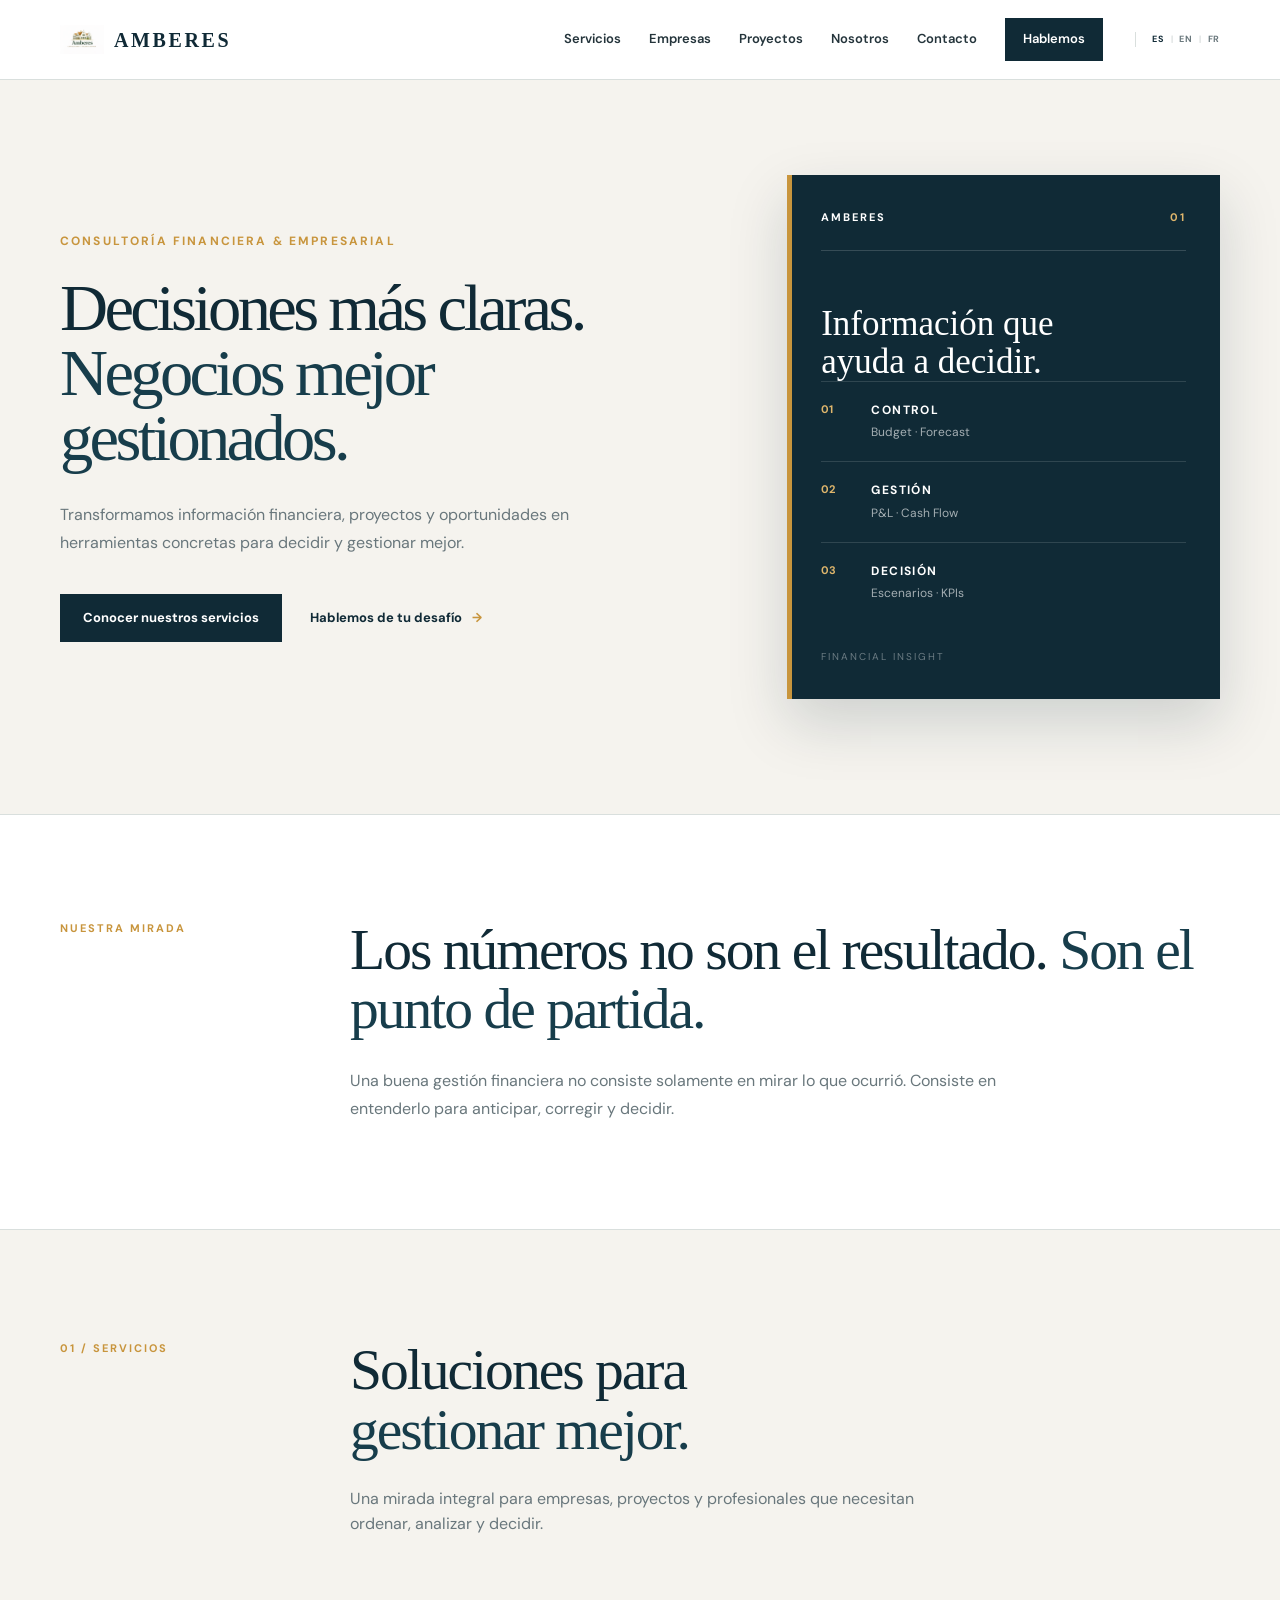
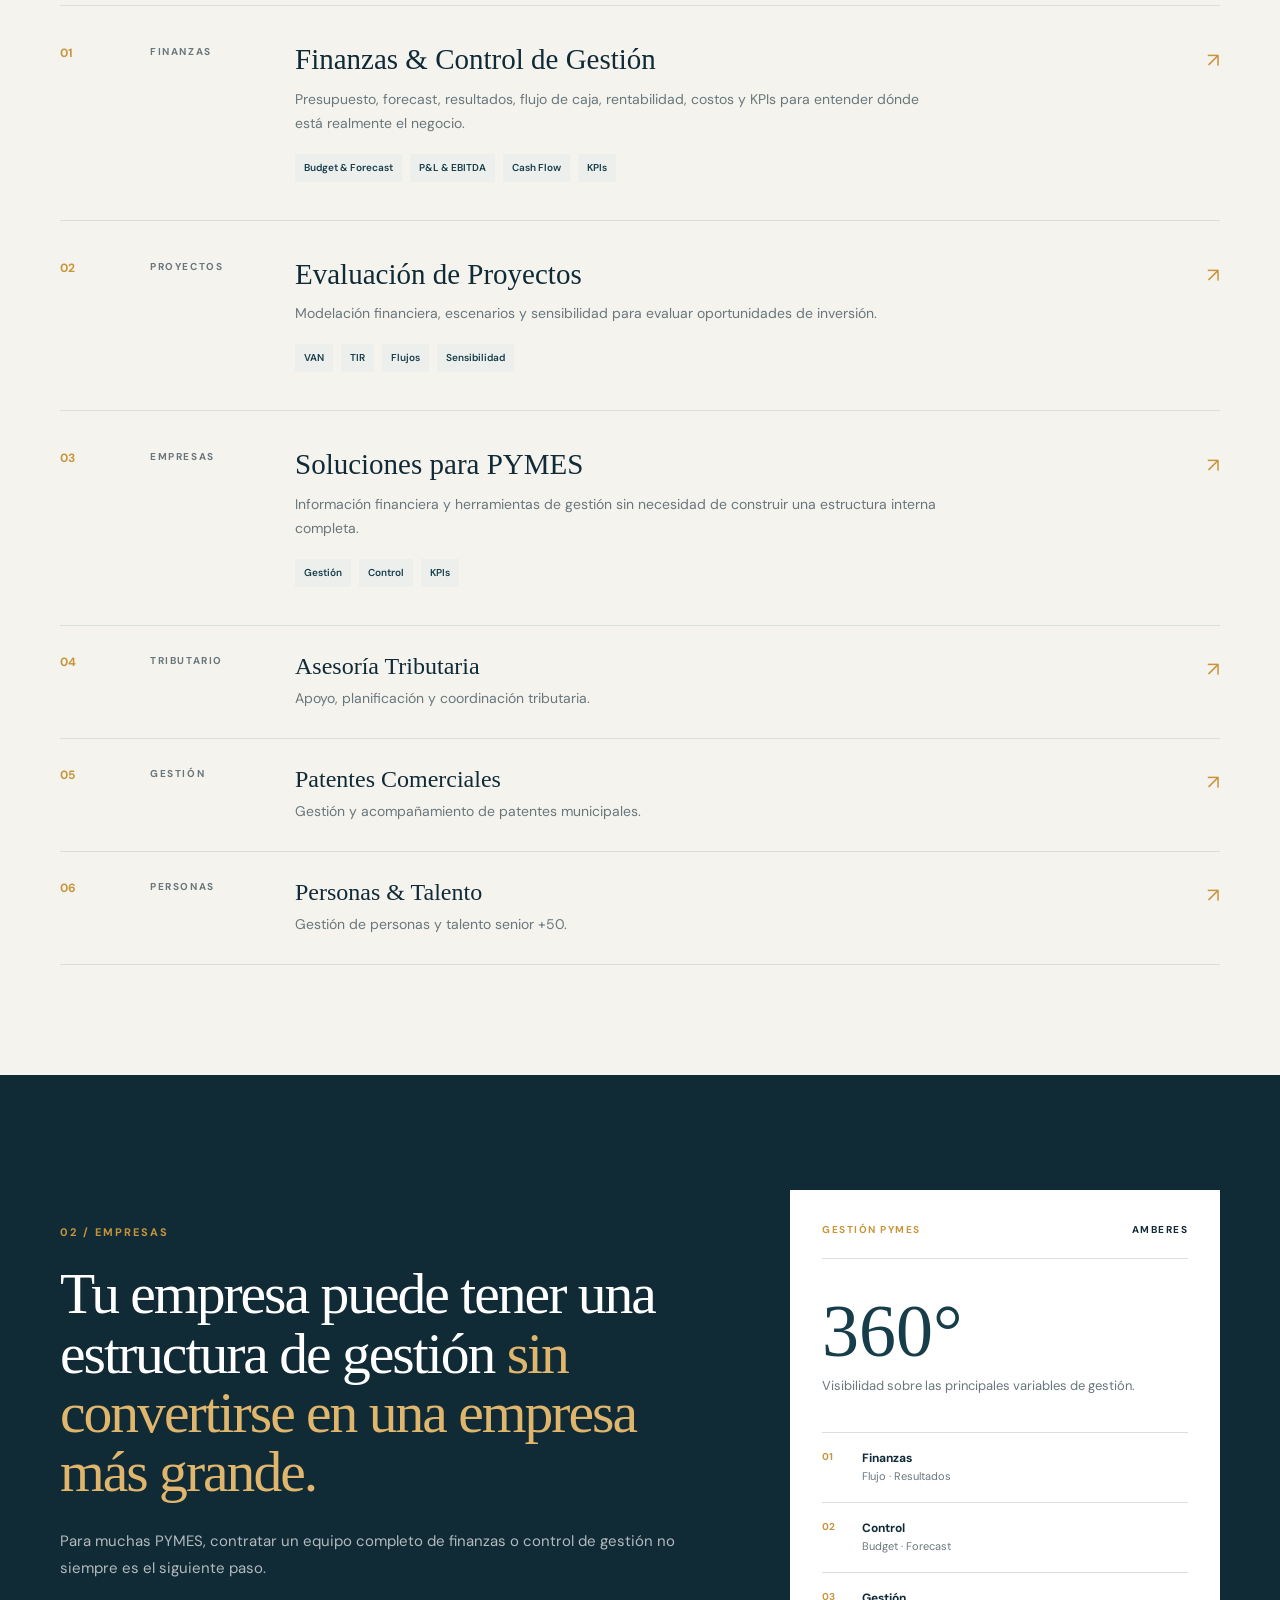
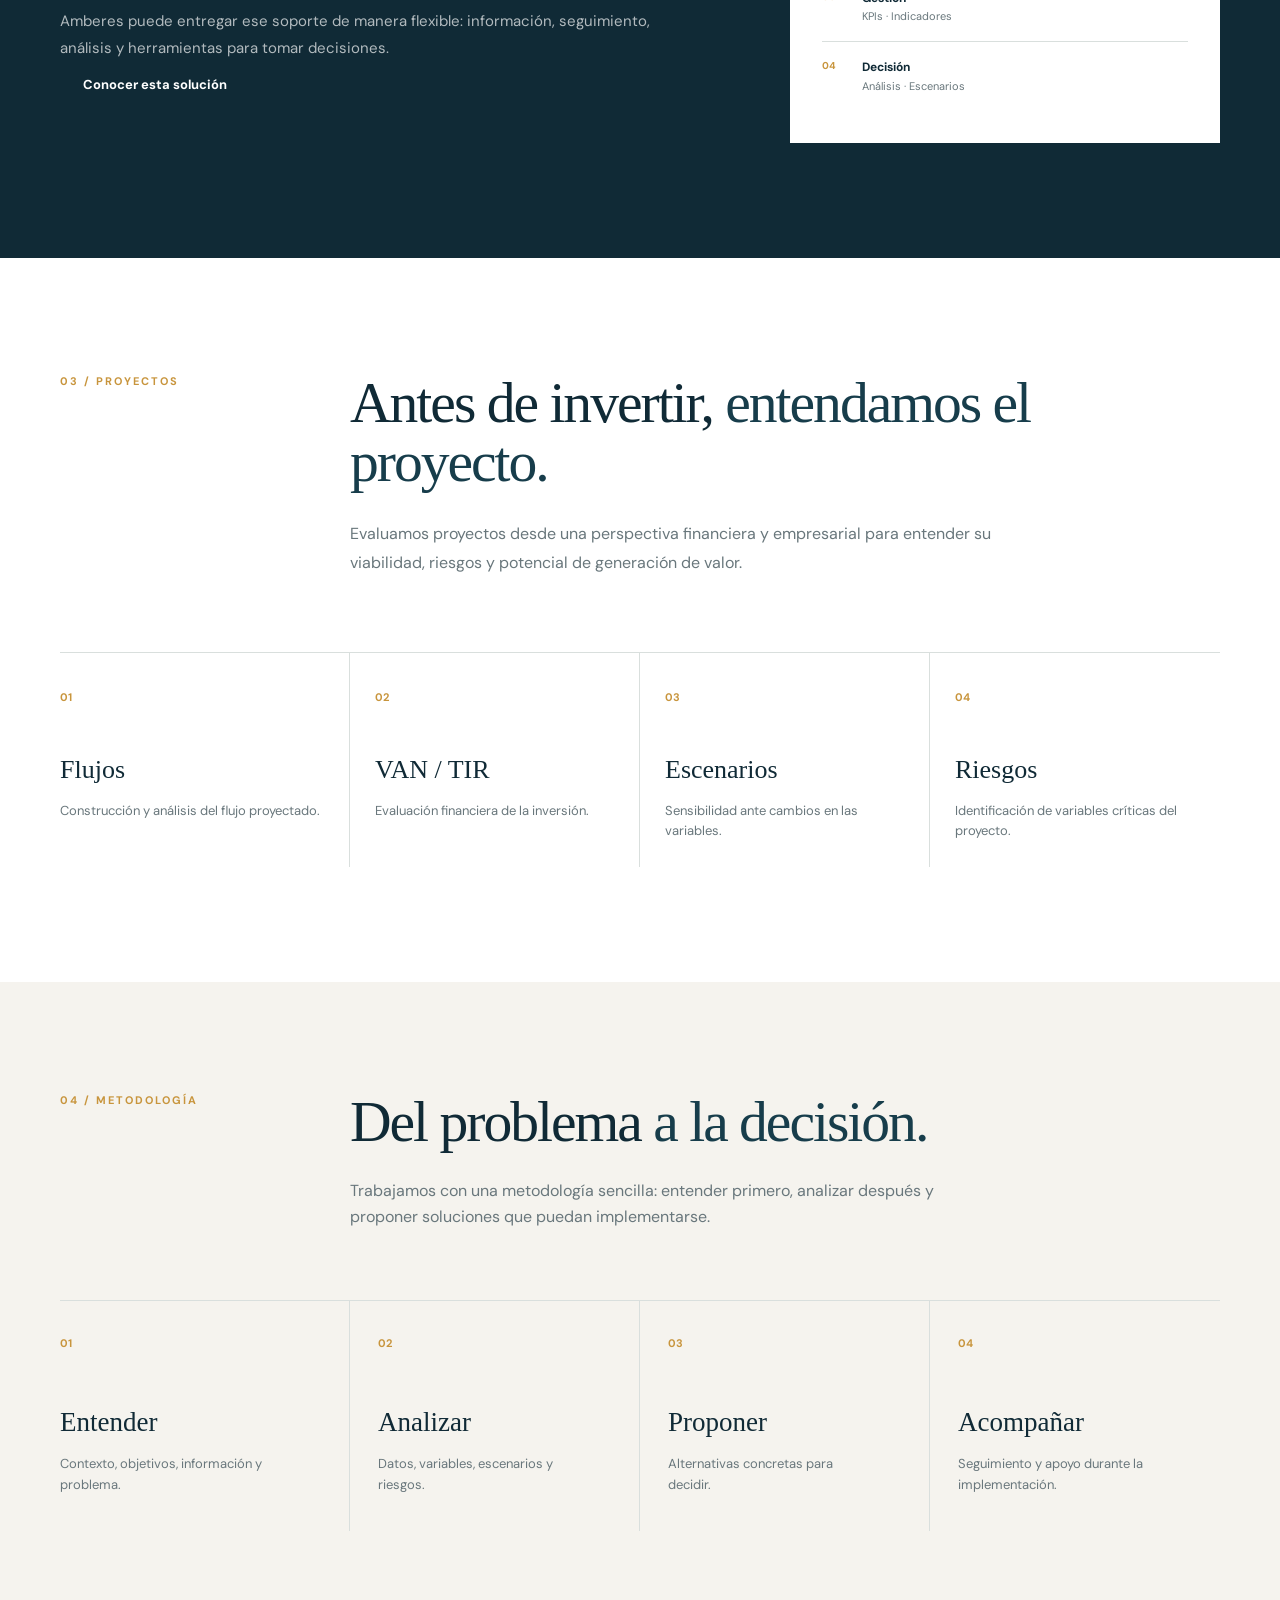
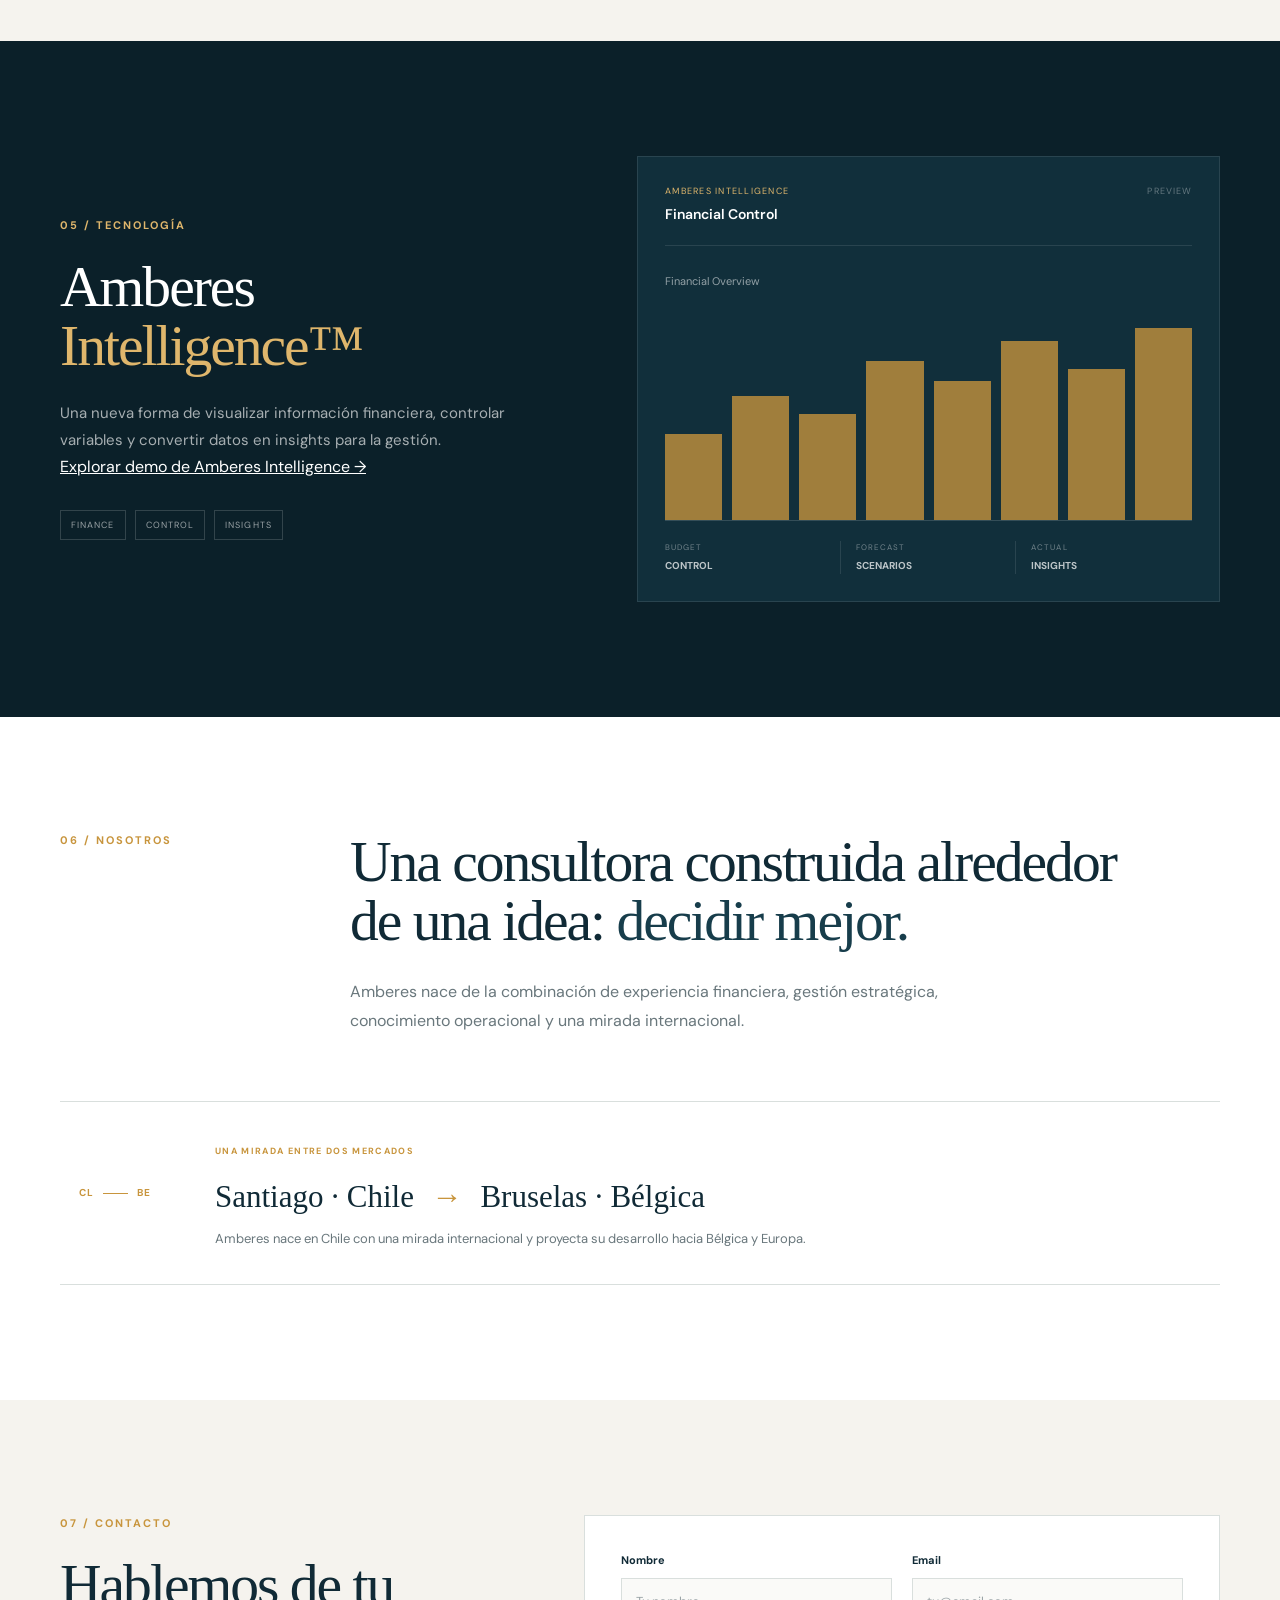
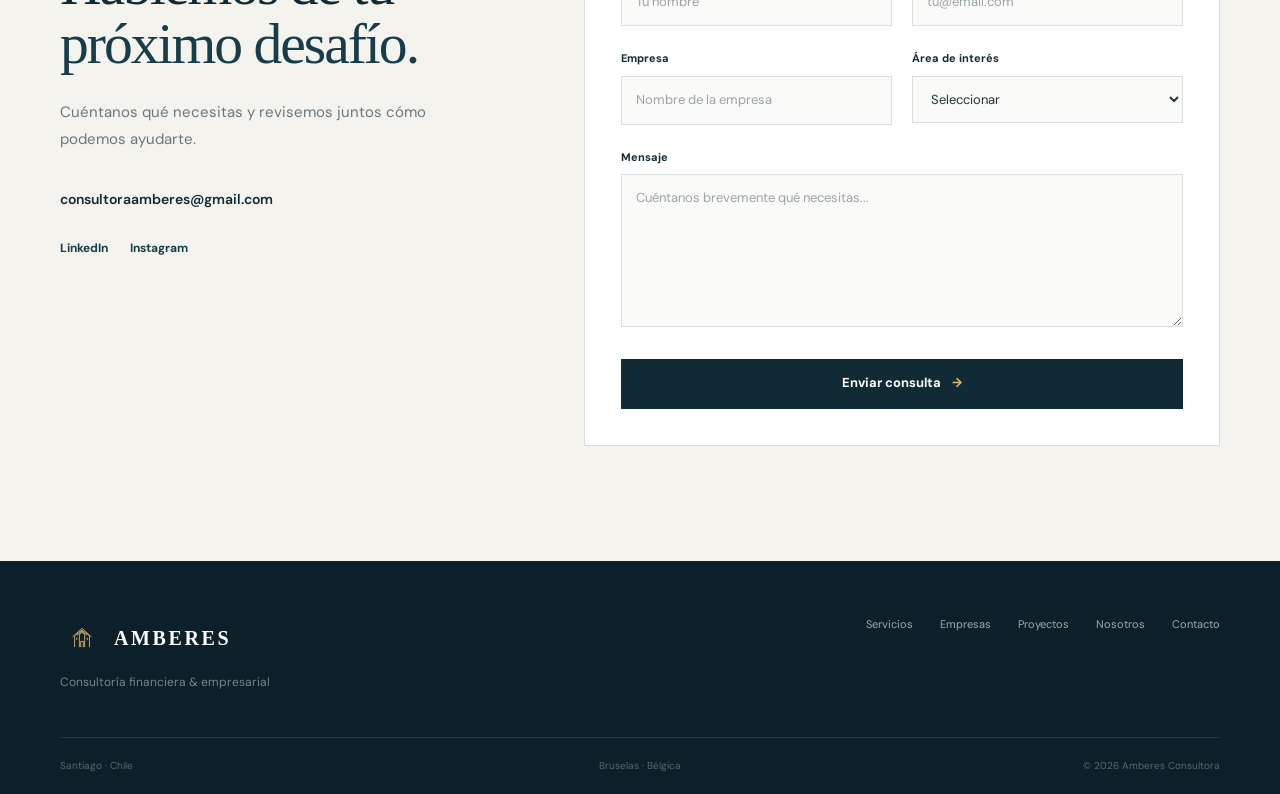
<file: index.html>
<!DOCTYPE html>
<html lang="es">
<head>

    <meta charset="UTF-8">

    <meta
        name="viewport"
        content="width=device-width, initial-scale=1.0"
    >

    <meta
        name="description"
        content="Amberes Consultora. Consultoría financiera y empresarial entre Santiago de Chile y Bruselas, Bélgica."
    >

    <meta
        name="theme-color"
        content="#102a36"
    >

    <title>
        Amberes | Consultoría Financiera & Empresarial
    </title>


    <!-- =====================================================
         FUENTES
    ====================================================== -->

    <link rel="preconnect" href="https://fonts.googleapis.com">

    <link
        rel="preconnect"
        href="https://fonts.gstatic.com"
        crossorigin
    >

    <link
        href="https://fonts.googleapis.com/css2?family=DM+Sans:wght@400;500;600;700&family=Manrope:wght@400;500;600;700&display=swap"
        rel="stylesheet"
    >


    <!-- =====================================================
         CSS
    ====================================================== -->

    <link
        rel="stylesheet"
        href="style.css"
    >

</head>


<body>


    <!-- =====================================================
         HEADER
    ====================================================== -->

    <header class="site-header">

        <div class="header-inner">


            <!-- LOGO -->

            <a
                href="#inicio"
                class="logo"
                aria-label="Amberes Consultora"
            >

                <span class="beguinage-logo"><img src="assets/logo-amberes.png" alt="" class="brand-logo-image"></span>


                <span class="logo-text">
                    AMBERES
                </span>

            </a>


            <!-- NAVEGACIÓN -->

            <nav
                class="main-nav"
                id="mainNav"
            >

                <a href="#servicios">
                    Servicios
                </a>

                <a href="#empresas">
                    Empresas
                </a>

                <a href="#proyectos">
                    Proyectos
                </a>

                <a href="#nosotros">
                    Nosotros
                </a>

                <a href="#contacto">
                    Contacto
                </a>

                <a
                    href="#contacto"
                    class="nav-cta"
                >
                    Hablemos
                </a>


                <!-- IDIOMAS -->

                <div class="language-selector" aria-label="Selector de idioma">
                    <a class="language-active" href="./index.html" lang="es" aria-current="page">ES</a>
                    <span aria-hidden="true">|</span>
                    <a href="./en/" lang="en">EN</a>
                    <span aria-hidden="true">|</span>
                    <a href="./fr/" lang="fr">FR</a>
                </div>

            </nav>


            <!-- MENÚ MOBILE -->

            <button
                class="mobile-menu"
                id="mobileMenu"
                type="button"
                aria-label="Abrir menú"
                aria-expanded="false"
            >

                <span></span>
                <span></span>
                <span></span>

            </button>

        </div>

    </header>



    <main>


        <!-- =====================================================
             HERO
        ====================================================== -->

        <section
            class="hero"
            id="inicio"
        >

            <div class="container hero-grid">


                <div class="hero-content">

                    <p class="eyebrow">
                        CONSULTORÍA FINANCIERA & EMPRESARIAL
                    </p>


                    <h1>

                        Decisiones más claras.<br>

                        <span>
                            Negocios mejor gestionados.
                        </span>

                    </h1>


                    <p class="hero-description">

                        Transformamos información financiera,
                        proyectos y oportunidades en herramientas
                        concretas para decidir y gestionar mejor.

                    </p>


                    <div class="hero-actions">

                        <a
                            href="#servicios"
                            class="btn btn-primary"
                        >
                            Conocer nuestros servicios
                        </a>


                        <a
                            href="#contacto"
                            class="text-link"
                        >

                            Hablemos de tu desafío

                            <span>
                                →
                            </span>

                        </a>

                    </div>

                </div>



                <!-- PANEL DERECHO -->

                <div class="hero-panel">


                    <div class="hero-panel-top">

                        <span>
                            AMBERES
                        </span>

                        <span>
                            01
                        </span>

                    </div>


                    <div class="hero-panel-title">

                        Información que<br>
                        ayuda a decidir.

                    </div>


                    <div class="hero-panel-items">


                        <div class="hero-panel-item">

                            <span class="panel-number">
                                01
                            </span>

                            <div>

                                <strong>
                                    CONTROL
                                </strong>

                                <small>
                                    Budget · Forecast
                                </small>

                            </div>

                        </div>



                        <div class="hero-panel-item">

                            <span class="panel-number">
                                02
                            </span>

                            <div>

                                <strong>
                                    GESTIÓN
                                </strong>

                                <small>
                                    P&amp;L · Cash Flow
                                </small>

                            </div>

                        </div>



                        <div class="hero-panel-item">

                            <span class="panel-number">
                                03
                            </span>

                            <div>

                                <strong>
                                    DECISIÓN
                                </strong>

                                <small>
                                    Escenarios · KPIs
                                </small>

                            </div>

                        </div>


                    </div>


                    <div class="hero-panel-footer">

                        FINANCIAL INSIGHT

                    </div>


                </div>

            </div>

        </section>



        <!-- =====================================================
             NUESTRA MIRADA
        ====================================================== -->

        <section class="statement-section">

            <div class="container statement-grid">


                <div class="section-label">
                    NUESTRA MIRADA
                </div>


                <div>

                    <h2>

                        Los números no son el resultado.
                        <span>
                            Son el punto de partida.
                        </span>

                    </h2>


                    <p>

                        Una buena gestión financiera no consiste
                        solamente en mirar lo que ocurrió.
                        Consiste en entenderlo para anticipar,
                        corregir y decidir.

                    </p>

                </div>

            </div>

        </section>



        <!-- =====================================================
             SERVICIOS
        ====================================================== -->

        <section
            class="services-section"
            id="servicios"
        >

            <div class="container">


                <div class="section-heading">


                    <div class="section-label">
                        01 / SERVICIOS
                    </div>


                    <div>

                        <h2>

                            Soluciones para<br>

                            <span>
                                gestionar mejor.
                            </span>

                        </h2>


                        <p>

                            Una mirada integral para empresas,
                            proyectos y profesionales que necesitan
                            ordenar, analizar y decidir.

                        </p>

                    </div>

                </div>



                <div class="services-list">


                    <!-- 01 -->

                    <article class="service-item featured-service">

                        <div class="service-number">
                            01
                        </div>


                        <div class="service-category">
                            FINANZAS
                        </div>


                        <div class="service-content">

                            <h3>
                                Finanzas &amp; Control de Gestión
                            </h3>


                            <p>

                                Presupuesto, forecast, resultados,
                                flujo de caja, rentabilidad, costos
                                y KPIs para entender dónde está
                                realmente el negocio.

                            </p>


                            <div class="service-tags">

                                <span>
                                    Budget &amp; Forecast
                                </span>

                                <span>
                                    P&amp;L &amp; EBITDA
                                </span>

                                <span>
                                    Cash Flow
                                </span>

                                <span>
                                    KPIs
                                </span>

                            </div>

                        </div>


                        <a
                            href="#contacto"
                            class="service-arrow"
                            aria-label="Consultar"
                        >
                            ↗
                        </a>

                    </article>



                    <!-- 02 -->

                    <article class="service-item">

                        <div class="service-number">
                            02
                        </div>


                        <div class="service-category">
                            PROYECTOS
                        </div>


                        <div class="service-content">

                            <h3>
                                Evaluación de Proyectos
                            </h3>


                            <p>

                                Modelación financiera,
                                escenarios y sensibilidad
                                para evaluar oportunidades
                                de inversión.

                            </p>


                            <div class="service-tags">

                                <span>
                                    VAN
                                </span>

                                <span>
                                    TIR
                                </span>

                                <span>
                                    Flujos
                                </span>

                                <span>
                                    Sensibilidad
                                </span>

                            </div>

                        </div>


                        <a
                            href="#proyectos"
                            class="service-arrow"
                            aria-label="Ver proyectos"
                        >
                            ↗
                        </a>

                    </article>



                    <!-- 03 -->

                    <article class="service-item">

                        <div class="service-number">
                            03
                        </div>


                        <div class="service-category">
                            EMPRESAS
                        </div>


                        <div class="service-content">

                            <h3>
                                Soluciones para PYMES
                            </h3>


                            <p>

                                Información financiera y
                                herramientas de gestión sin
                                necesidad de construir una
                                estructura interna completa.

                            </p>


                            <div class="service-tags">

                                <span>
                                    Gestión
                                </span>

                                <span>
                                    Control
                                </span>

                                <span>
                                    KPIs
                                </span>

                            </div>

                        </div>


                        <a
                            href="#empresas"
                            class="service-arrow"
                            aria-label="Ver solución para empresas"
                        >
                            ↗
                        </a>

                    </article>



                    <!-- 04 -->

                    <article class="service-item compact-service">

                        <div class="service-number">
                            04
                        </div>


                        <div class="service-category">
                            TRIBUTARIO
                        </div>


                        <div class="service-content">

                            <h3>
                                Asesoría Tributaria
                            </h3>


                            <p>
                                Apoyo, planificación y
                                coordinación tributaria.
                            </p>

                        </div>


                        <a
                            href="#contacto"
                            class="service-arrow"
                        >
                            ↗
                        </a>

                    </article>



                    <!-- 05 -->

                    <article class="service-item compact-service">

                        <div class="service-number">
                            05
                        </div>


                        <div class="service-category">
                            GESTIÓN
                        </div>


                        <div class="service-content">

                            <h3>
                                Patentes Comerciales
                            </h3>


                            <p>
                                Gestión y acompañamiento
                                de patentes municipales.
                            </p>

                        </div>


                        <a
                            href="#contacto"
                            class="service-arrow"
                        >
                            ↗
                        </a>

                    </article>



                    <!-- 06 -->

                    <article class="service-item compact-service">

                        <div class="service-number">
                            06
                        </div>


                        <div class="service-category">
                            PERSONAS
                        </div>


                        <div class="service-content">

                            <h3>
                                Personas &amp; Talento
                            </h3>


                            <p>
                                Gestión de personas y
                                talento senior +50.
                            </p>

                        </div>


                        <a
                            href="#contacto"
                            class="service-arrow"
                        >
                            ↗
                        </a>

                    </article>


                </div>

            </div>

        </section>



        <!-- =====================================================
             EMPRESAS / PYMES
        ====================================================== -->

        <section
            class="business-section"
            id="empresas"
        >

            <div class="container business-grid">


                <div class="business-intro">

                    <div class="section-label">
                        02 / EMPRESAS
                    </div>


                    <h2>

                        Tu empresa puede tener
                        una estructura de gestión

                        <span>
                            sin convertirse en
                            una empresa más grande.
                        </span>

                    </h2>


                    <p>

                        Para muchas PYMES, contratar un equipo
                        completo de finanzas o control de gestión
                        no siempre es el siguiente paso.

                    </p>


                    <p>

                        Amberes puede entregar ese soporte de
                        manera flexible: información, seguimiento,
                        análisis y herramientas para tomar decisiones.

                    </p>


                    <a
                        href="#contacto"
                        class="btn btn-outline"
                    >
                        Conocer esta solución
                    </a>

                </div>



                <div class="business-card">


                    <div class="business-card-header">

                        <span>
                            GESTIÓN PYMES
                        </span>

                        <strong>
                            AMBERES
                        </strong>

                    </div>


                    <div class="business-number">
                        360°
                    </div>


                    <p class="business-card-description">

                        Visibilidad sobre las principales
                        variables de gestión.

                    </p>


                    <div class="business-points">


                        <div>

                            <span>
                                01
                            </span>

                            <div>

                                <strong>
                                    Finanzas
                                </strong>

                                <small>
                                    Flujo · Resultados
                                </small>

                            </div>

                        </div>


                        <div>

                            <span>
                                02
                            </span>

                            <div>

                                <strong>
                                    Control
                                </strong>

                                <small>
                                    Budget · Forecast
                                </small>

                            </div>

                        </div>


                        <div>

                            <span>
                                03
                            </span>

                            <div>

                                <strong>
                                    Gestión
                                </strong>

                                <small>
                                    KPIs · Indicadores
                                </small>

                            </div>

                        </div>


                        <div>

                            <span>
                                04
                            </span>

                            <div>

                                <strong>
                                    Decisión
                                </strong>

                                <small>
                                    Análisis · Escenarios
                                </small>

                            </div>

                        </div>


                    </div>

                </div>

            </div>

        </section>



        <!-- =====================================================
             PROYECTOS
        ====================================================== -->

        <section
            class="projects-section"
            id="proyectos"
        >

            <div class="container">


                <div class="project-header">


                    <div class="section-label">
                        03 / PROYECTOS
                    </div>


                    <div>

                        <h2>

                            Antes de invertir,

                            <span>
                                entendamos el proyecto.
                            </span>

                        </h2>


                        <p>

                            Evaluamos proyectos desde una perspectiva
                            financiera y empresarial para entender su
                            viabilidad, riesgos y potencial de generación
                            de valor.

                        </p>

                    </div>

                </div>



                <div class="project-method">


                    <div class="project-method-item">

                        <span>
                            01
                        </span>

                        <h3>
                            Flujos
                        </h3>

                        <p>
                            Construcción y análisis
                            del flujo proyectado.
                        </p>

                    </div>


                    <div class="project-method-item">

                        <span>
                            02
                        </span>

                        <h3>
                            VAN / TIR
                        </h3>

                        <p>
                            Evaluación financiera
                            de la inversión.
                        </p>

                    </div>


                    <div class="project-method-item">

                        <span>
                            03
                        </span>

                        <h3>
                            Escenarios
                        </h3>

                        <p>
                            Sensibilidad ante cambios
                            en las variables.
                        </p>

                    </div>


                    <div class="project-method-item">

                        <span>
                            04
                        </span>

                        <h3>
                            Riesgos
                        </h3>

                        <p>
                            Identificación de variables
                            críticas del proyecto.
                        </p>

                    </div>


                </div>

</div>

        </section>



        <!-- =====================================================
             METODOLOGÍA
        ====================================================== -->

        <section class="methodology-section">

            <div class="container">


                <div class="methodology-heading">


                    <div class="section-label">
                        04 / METODOLOGÍA
                    </div>


                    <div>

                        <h2>

                            Del problema

                            <span>
                                a la decisión.
                            </span>

                        </h2>


                        <p>

                            Trabajamos con una metodología sencilla:
                            entender primero, analizar después y proponer
                            soluciones que puedan implementarse.

                        </p>

                    </div>

                </div>



                <div class="methodology-grid">


                    <div class="method-step">

                        <span>
                            01
                        </span>

                        <h3>
                            Entender
                        </h3>

                        <p>
                            Contexto, objetivos,
                            información y problema.
                        </p>

                    </div>


                    <div class="method-step">

                        <span>
                            02
                        </span>

                        <h3>
                            Analizar
                        </h3>

                        <p>
                            Datos, variables,
                            escenarios y riesgos.
                        </p>

                    </div>


                    <div class="method-step">

                        <span>
                            03
                        </span>

                        <h3>
                            Proponer
                        </h3>

                        <p>
                            Alternativas concretas
                            para decidir.
                        </p>

                    </div>


                    <div class="method-step">

                        <span>
                            04
                        </span>

                        <h3>
                            Acompañar
                        </h3>

                        <p>
                            Seguimiento y apoyo
                            durante la implementación.
                        </p>

                    </div>


                </div>

            </div>

        </section>



        <!-- =====================================================
             AMBERES INTELLIGENCE
        ====================================================== -->

        <section class="intelligence-section">

            <div class="container intelligence-grid">


                <div class="intelligence-copy">

                    <div class="section-label">
                        05 / TECNOLOGÍA
                    </div>

<h2>

                        Amberes

                        <span>
                            Intelligence™
                        </span>

                    </h2>


                    <p>

                        Una nueva forma de visualizar información
                        financiera, controlar variables y convertir
                        datos en insights para la gestión.

                    </p>

                    
<a href="./intelligence/" class="intelligence-cta">
    Explorar demo de Amberes Intelligence
    <span aria-hidden="true">→</span>
</a>


                    <div class="intelligence-tags">

                        <span>
                            FINANCE
                        </span>

                        <span>
                            CONTROL
                        </span>

                        <span>
                            INSIGHTS
                        </span>

                    </div>

                </div>



                <div class="intelligence-preview">


                    <div class="preview-header">

                        <div>

                            <small>
                                AMBERES INTELLIGENCE
                            </small>

                            <strong>
                                Financial Control
                            </strong>

                        </div>


                        <span>
                            PREVIEW
                        </span>

                    </div>


                    <div class="preview-main">

                        <div class="preview-title">
                            Financial Overview
                        </div>


                        <div class="preview-bars">

                            <div style="height:42%;"></div>
                            <div style="height:61%;"></div>
                            <div style="height:52%;"></div>
                            <div style="height:78%;"></div>
                            <div style="height:68%;"></div>
                            <div style="height:88%;"></div>
                            <div style="height:74%;"></div>
                            <div style="height:94%;"></div>

                        </div>

                    </div>


                    <div class="preview-bottom">


                        <div>

                            <small>
                                BUDGET
                            </small>

                            <strong>
                                CONTROL
                            </strong>

                        </div>


                        <div>

                            <small>
                                FORECAST
                            </small>

                            <strong>
                                SCENARIOS
                            </strong>

                        </div>


                        <div>

                            <small>
                                ACTUAL
                            </small>

                            <strong>
                                INSIGHTS
                            </strong>

                        </div>


                    </div>

                </div>

            </div>

        </section>



        <!-- =====================================================
             NOSOTROS
        ====================================================== -->

        <section
            class="about-section"
            id="nosotros"
        >

            <div class="container">


                <div class="about-heading">


                    <div class="section-label">
                        06 / NOSOTROS
                    </div>


                    <div>

                        <h2>

                            Una consultora construida
                            alrededor de una idea:

                            <span>
                                decidir mejor.
                            </span>

                        </h2>


                        <p class="about-lead">

                            Amberes nace de la combinación de experiencia
                            financiera, gestión estratégica, conocimiento
                            operacional y una mirada internacional.

                        </p>

                    </div>

                </div>



                <!-- UBICACIÓN / VISIÓN INTERNACIONAL -->

                <div class="international-block">


                    <div class="international-symbol">

                        <span>
                            CL
                        </span>

                        <div></div>

                        <span>
                            BE
                        </span>

                    </div>


                    <div>

                        <span class="international-label">
                            UNA MIRADA ENTRE DOS MERCADOS
                        </span>


                        <h3>

                            Santiago · Chile

                            <span>
                                →
                            </span>

                            Bruselas · Bélgica

                        </h3>


                        <p>

                            Amberes nace en Chile con una mirada
                            internacional y proyecta su desarrollo
                            hacia Bélgica y Europa.

                        </p>

                    </div>

                </div>

            </div>

        </section>



        <!-- =====================================================
             CONTACTO
        ====================================================== -->

        <section
            class="contact-section"
            id="contacto"
        >

            <div class="container contact-grid">


                <div class="contact-intro">


                    <div class="section-label">
                        07 / CONTACTO
                    </div>


                    <h2>

                        Hablemos de tu

                        <span>
                            próximo desafío.
                        </span>

                    </h2>


                    <p>

                        Cuéntanos qué necesitas y revisemos juntos
                        cómo podemos ayudarte.

                    </p>


                    <div class="contact-details">

                        <a href="mailto:consultoraamberes@gmail.com">
                            consultoraamberes@gmail.com
                        </a>

                    </div>


                    <div class="social-links">

                        <a
                            href="https://www.linkedin.com/in/amberes-consulting-992a303ab/"
                            target="_blank"
                            rel="noopener"
                        >
                            LinkedIn
                        </a>


                        <a
                            href="https://www.instagram.com/amberes_rrhh"
                            target="_blank"
                            rel="noopener"
                        >
                            Instagram
                        </a>

                    </div>

                </div>



                <!-- FORMULARIO -->

                <form
                    class="contact-form"
                    action="https://formspree.io/f/mreabzdn"
                    method="POST"
                >


                    <div class="form-row">


                        <div class="form-field">

                            <label for="nombre">
                                Nombre
                            </label>

                            <input
                                type="text"
                                id="nombre"
                                name="nombre"
                                placeholder="Tu nombre"
                                required
                            >

                        </div>


                        <div class="form-field">

                            <label for="email">
                                Email
                            </label>

                            <input
                                type="email"
                                id="email"
                                name="email"
                                placeholder="tu@email.com"
                                required
                            >

                        </div>

                    </div>



                    <div class="form-row">


                        <div class="form-field">

                            <label for="empresa">
                                Empresa
                            </label>

                            <input
                                type="text"
                                id="empresa"
                                name="empresa"
                                placeholder="Nombre de la empresa"
                            >

                        </div>


                        <div class="form-field">

                            <label for="interes">
                                Área de interés
                            </label>

                            <select
                                id="interes"
                                name="interes"
                            >

                                <option value="">
                                    Seleccionar
                                </option>

                                <option value="finanzas">
                                    Finanzas &amp; Control de Gestión
                                </option>

                                <option value="proyectos">
                                    Evaluación de Proyectos
                                </option>

                                <option value="pymes">
                                    Soluciones para PYMES
                                </option>

                                <option value="tributaria">
                                    Asesoría Tributaria
                                </option>

                                <option value="patentes">
                                    Patentes Comerciales
                                </option>

                                <option value="personas">
                                    Personas &amp; Talento
                                </option>

                                <option value="otro">
                                    Otro
                                </option>

                            </select>

                        </div>

                    </div>



                    <div class="form-field">

                        <label for="mensaje">
                            Mensaje
                        </label>

                        <textarea
                            id="mensaje"
                            name="mensaje"
                            rows="6"
                            placeholder="Cuéntanos brevemente qué necesitas..."
                            required
                        ></textarea>

                    </div>


                    <button
                        type="submit"
                        class="form-submit"
                    >

                        Enviar consulta

                        <span>
                            →
                        </span>

                    </button>

                </form>

            </div>

        </section>


    </main>



    <!-- =====================================================
         FOOTER
    ====================================================== -->

    <footer class="site-footer">


        <div class="container footer-top">


            <div class="footer-brand">


                <a
                    href="#inicio"
                    class="logo footer-logo"
                >

                    <span class="beguinage-logo">

                        <svg
                            viewBox="0 0 64 64"
                            aria-hidden="true"
                        >

                            <path
                                d="M15 52V27L32 14L49 27V52"
                            />

                            <path
                                d="M26 52V24L32 19L38 24V52"
                            />

                            <path
                                d="M11 29L32 10L53 29"
                            />

                            <path
                                d="M22 25L32 16L42 25"
                            />

                            <path
                                d="M29 52V40H35V52"
                            />

                            <path
                                d="M20 32V36"
                            />

                            <path
                                d="M44 32V36"
                            />

                        </svg>

                    </span>


                    <span class="logo-text">
                        AMBERES
                    </span>

                </a>


                <p>
                    Consultoría financiera &amp; empresarial
                </p>

            </div>



            <div class="footer-links">

                <a href="#servicios">
                    Servicios
                </a>

                <a href="#empresas">
                    Empresas
                </a>

                <a href="#proyectos">
                    Proyectos
                </a>

                <a href="#nosotros">
                    Nosotros
                </a>

                <a href="#contacto">
                    Contacto
                </a>

            </div>

        </div>



        <div class="container footer-bottom">


            <span>
                Santiago · Chile
            </span>


            <span>
                Bruselas · Bélgica
            </span>


            <span>
                © 2026 Amberes Consultora
            </span>

        </div>


    </footer>



    <!-- =====================================================
         JAVASCRIPT
    ====================================================== -->

    <script>

        const mobileMenu =
            document.getElementById("mobileMenu");

        const mainNav =
            document.getElementById("mainNav");


        if (mobileMenu && mainNav) {


            mobileMenu.addEventListener(
                "click",
                function () {

                    const isActive =
                        mainNav.classList.toggle("active");

                    mobileMenu.classList.toggle(
                        "active"
                    );

                    mobileMenu.setAttribute(
                        "aria-expanded",
                        isActive
                    );

                }
            );


            mainNav
                .querySelectorAll("a")
                .forEach(function (link) {

                    link.addEventListener(
                        "click",
                        function () {

                            mainNav.classList.remove(
                                "active"
                            );

                            mobileMenu.classList.remove(
                                "active"
                            );

                            mobileMenu.setAttribute(
                                "aria-expanded",
                                "false"
                            );

                        }
                    );

                });

        }

    </script>


</body>
</html>
</file>
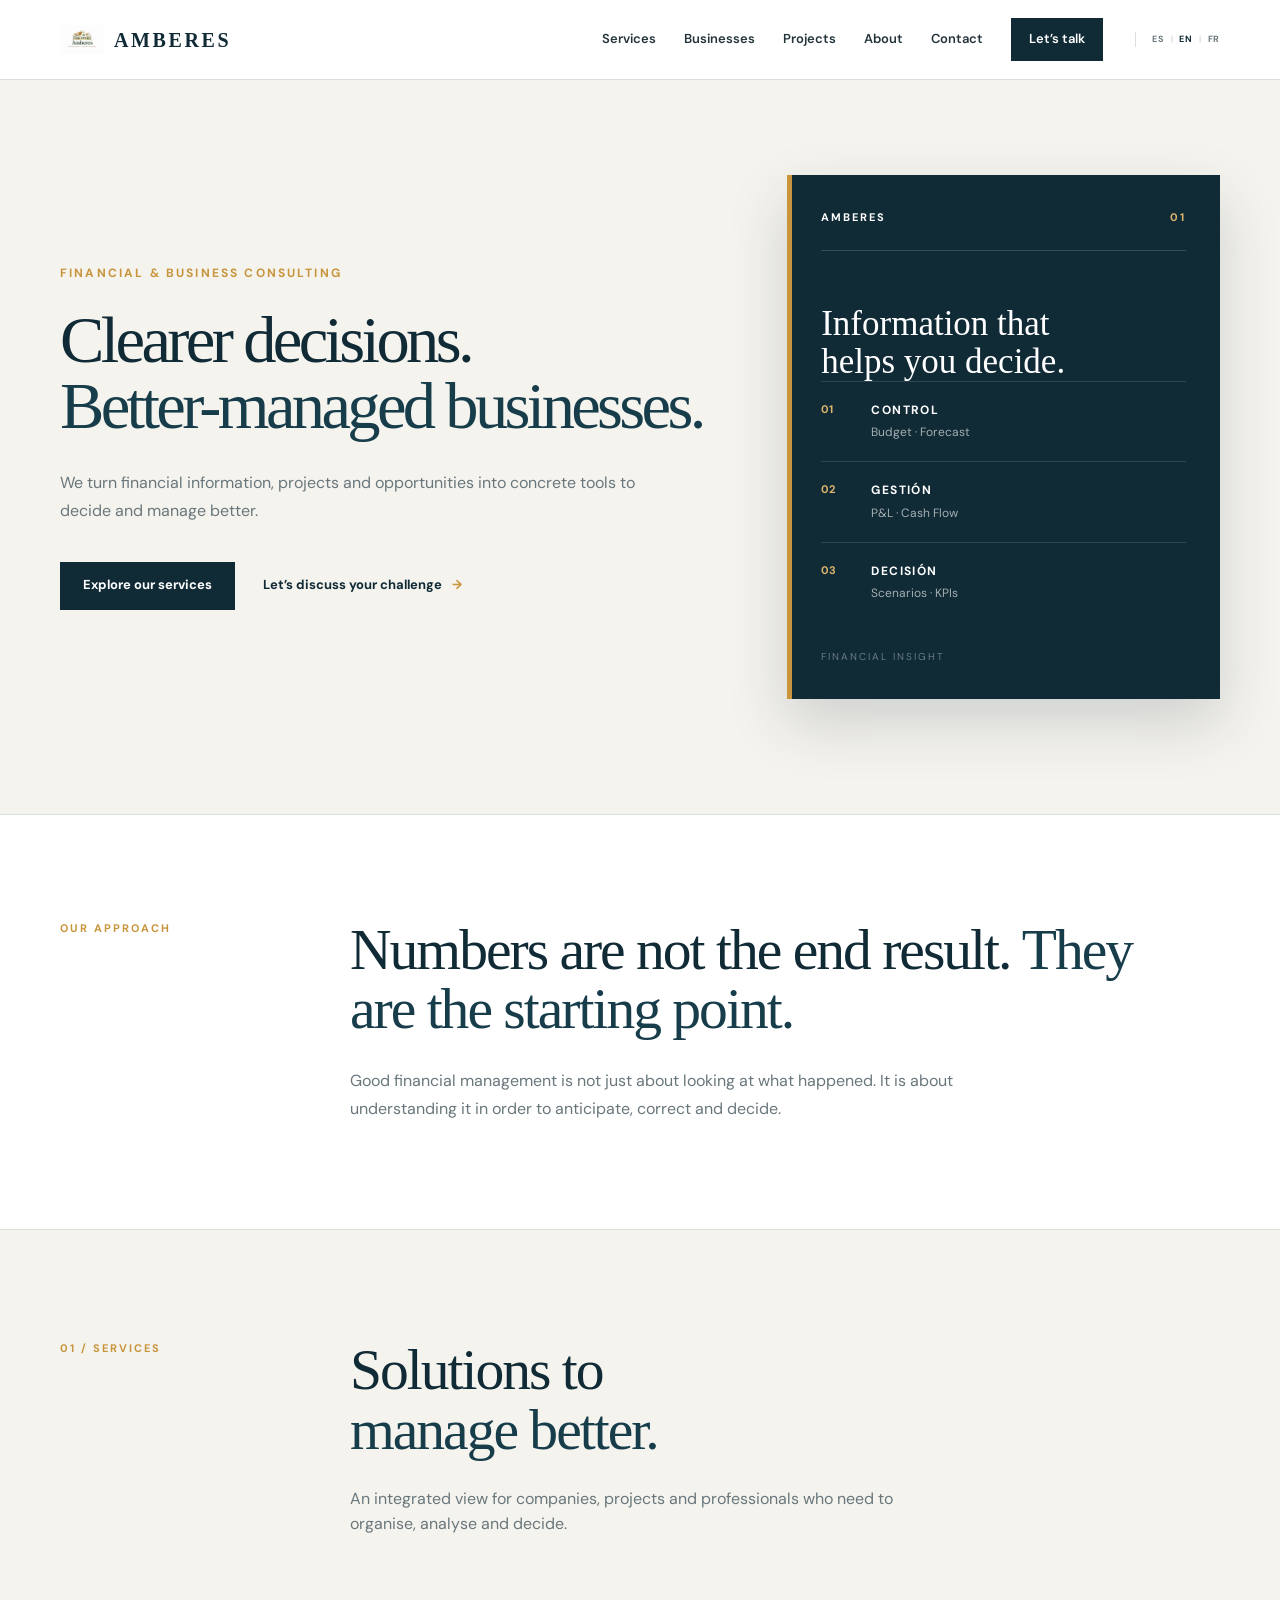
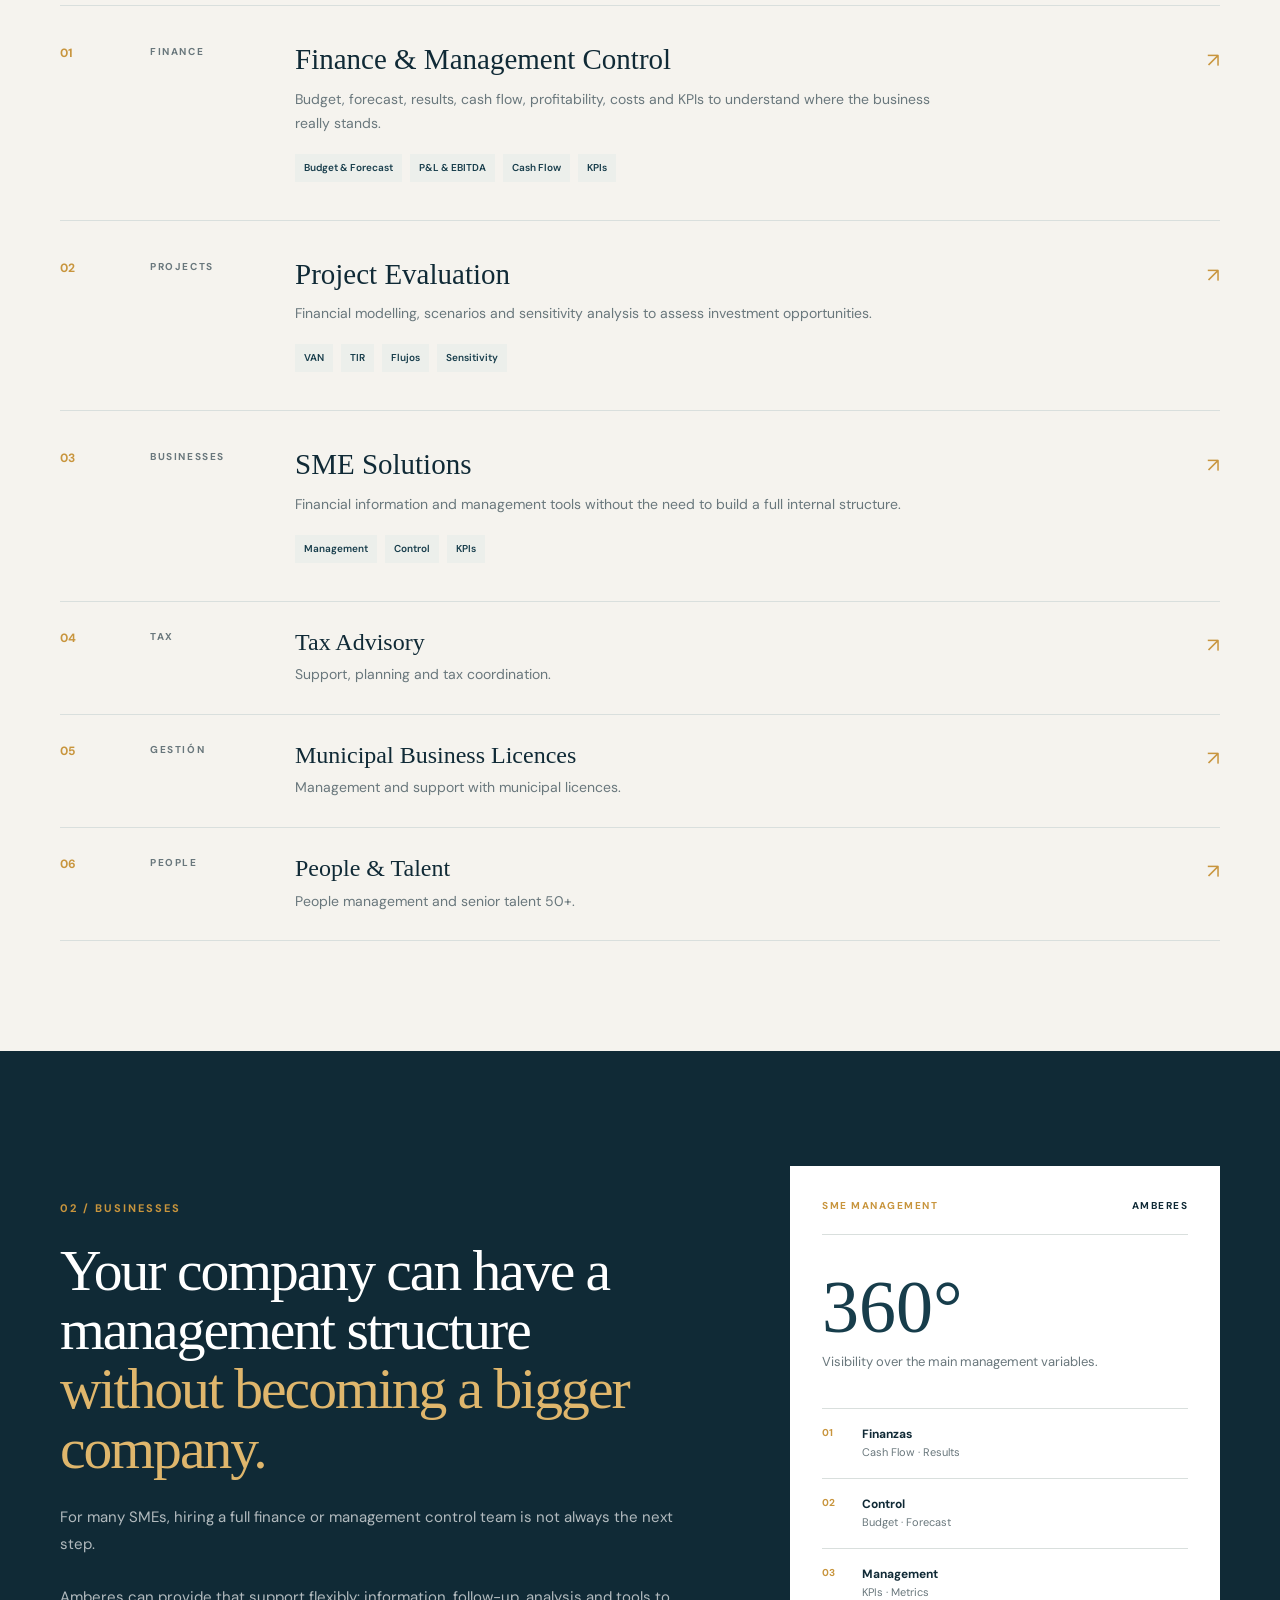
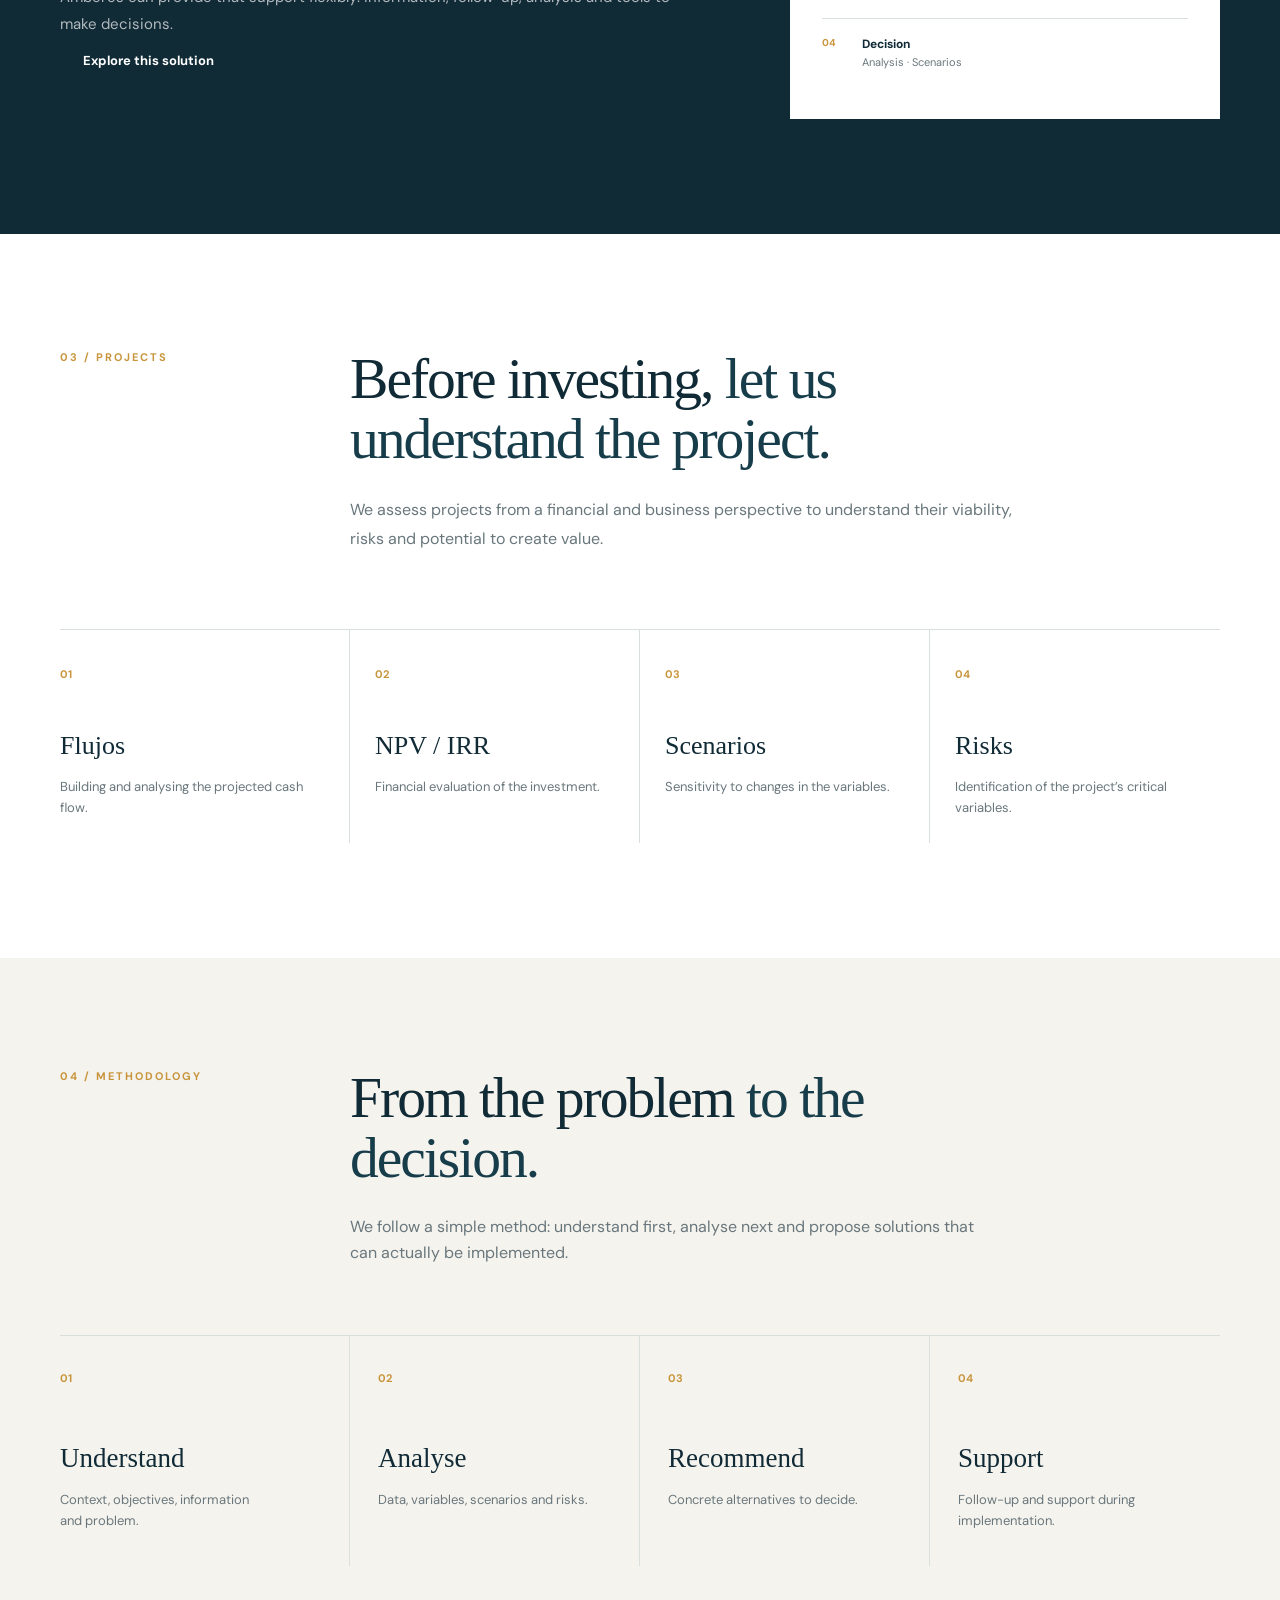
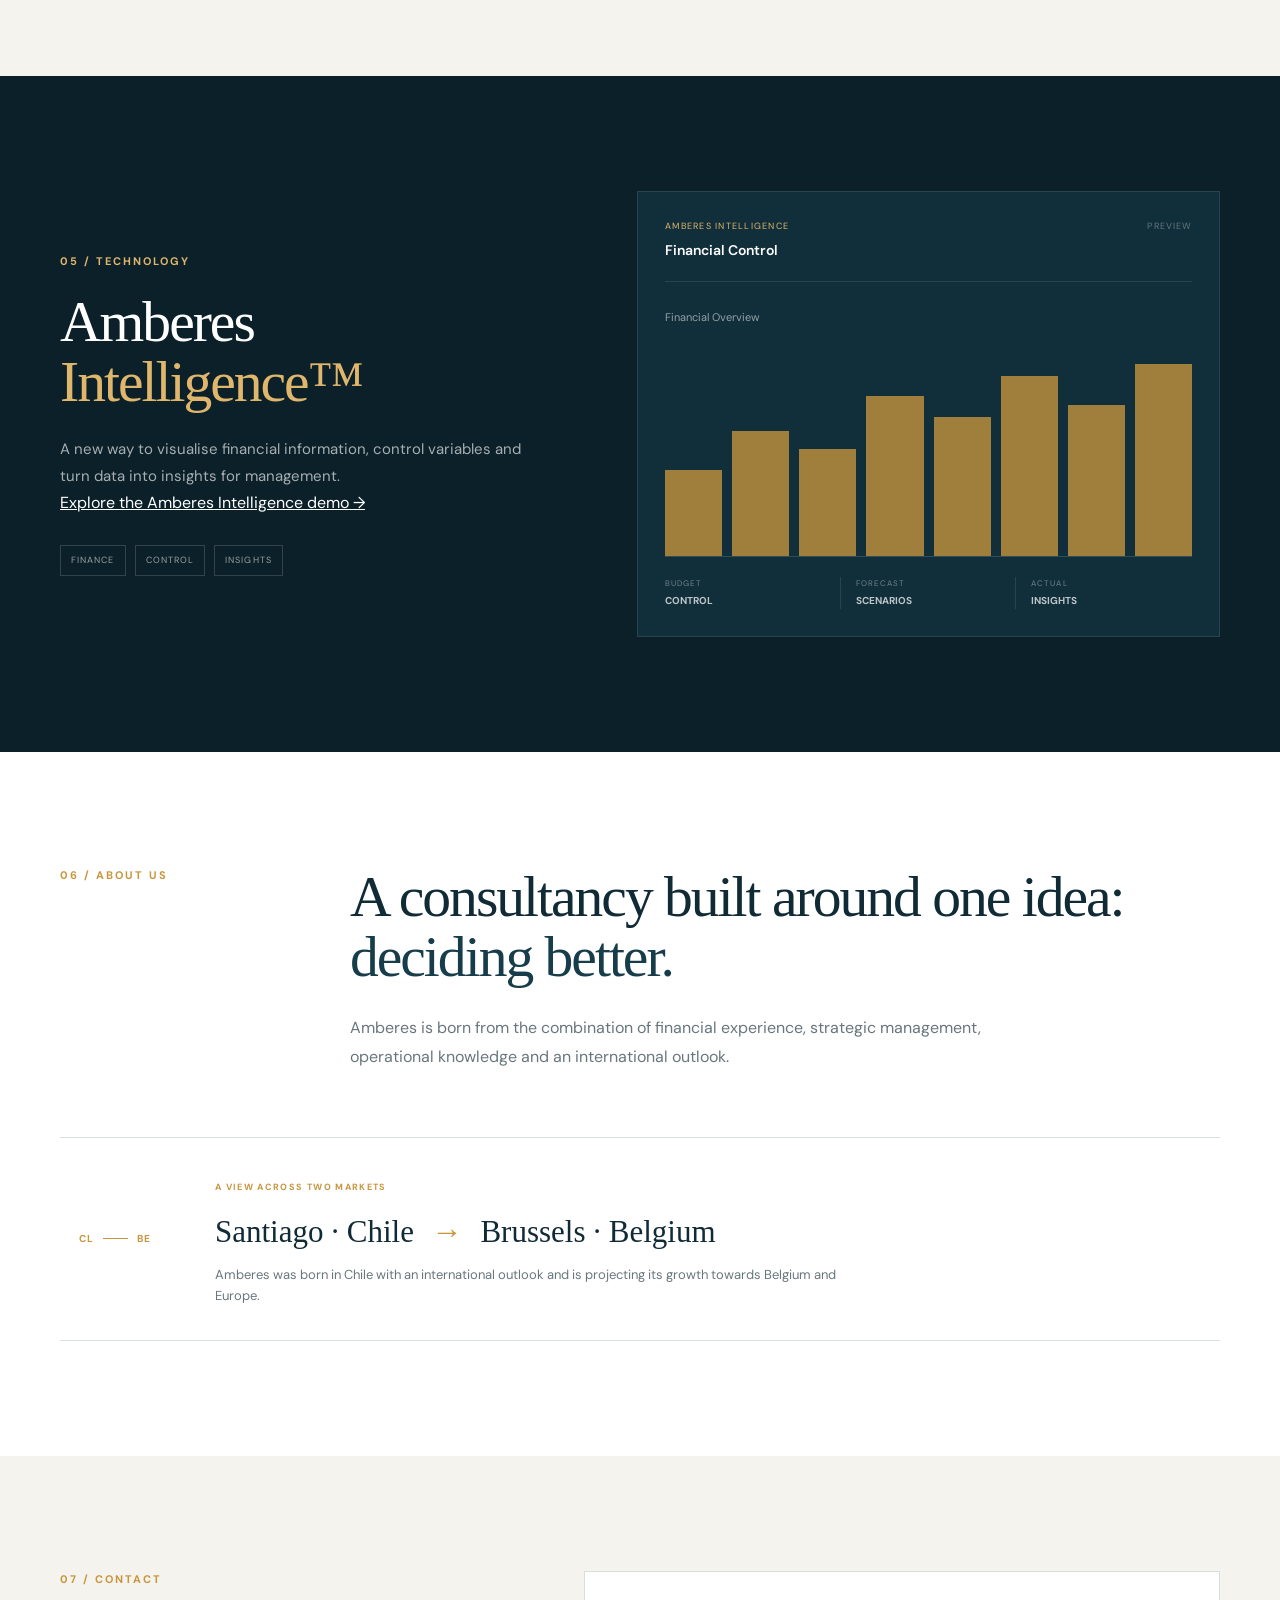
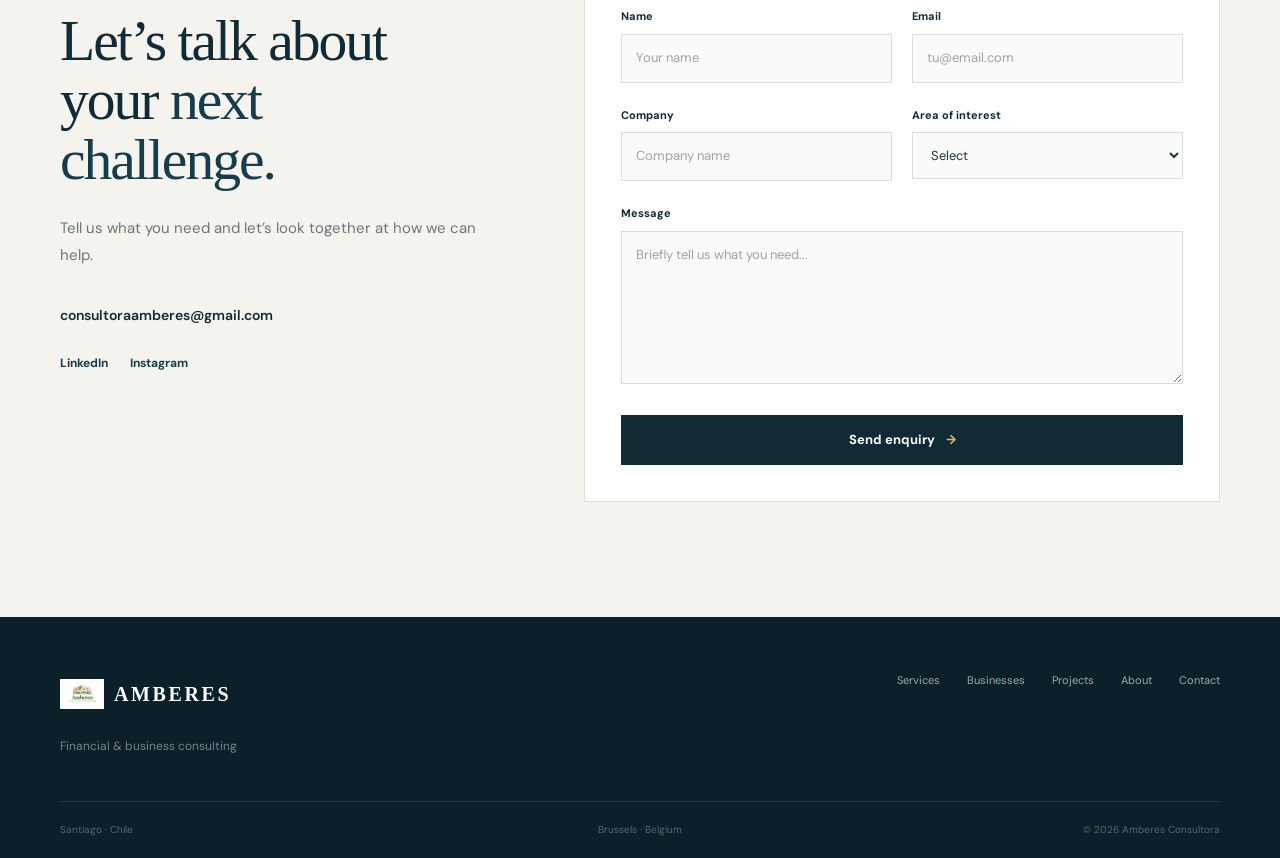
<file: en/index.html>
<!DOCTYPE html>
<html lang="en">
<head>

    <meta charset="UTF-8">

    <meta
        name="viewport"
        content="width=device-width, initial-scale=1.0"
    >

    <meta
        name="description"
        content="Amberes Consultora. Financial and business consulting between Santiago, Chile and Brussels, Belgium."
    >

    <meta
        name="theme-color"
        content="#102a36"
    >

    <title>Amberes | Financial &amp; Business Consulting</title>


    <!-- =====================================================
         FUENTES
    ====================================================== -->

    <link rel="preconnect" href="https://fonts.googleapis.com">

    <link
        rel="preconnect"
        href="https://fonts.gstatic.com"
        crossorigin
    >

    <link
        href="https://fonts.googleapis.com/css2?family=DM+Sans:wght@400;500;600;700&family=Manrope:wght@400;500;600;700&display=swap"
        rel="stylesheet"
    >


    <!-- =====================================================
         CSS
    ====================================================== -->

    <link
        rel="stylesheet"
        href="../style.css"
    >

</head>


<body>


    <!-- =====================================================
         HEADER
    ====================================================== -->

    <header class="site-header">

        <div class="header-inner">


            <!-- LOGO -->

            <a
                href="#inicio"
                class="logo"
                aria-label="Amberes Consultora"
            >

                <span class="beguinage-logo"><img src="../assets/logo-amberes.png" alt="" class="brand-logo-image"></span>


                <span class="logo-text">
                    AMBERES
                </span>

            </a>


            <!-- NAVEGACIÓN -->

            <nav
                class="main-nav"
                id="mainNav"
            >

                <a href="#servicios">
                    Services
                </a>

                <a href="#empresas">
                    Businesses
                </a>

                <a href="#proyectos">
                    Projects
                </a>

                <a href="#nosotros">
                    About
                </a>

                <a href="#contacto">
                    Contact
                </a>

                <a
                    href="#contacto"
                    class="nav-cta"
                >
                    Let’s talk
                </a>


                <!-- IDIOMAS -->

                <div class="language-selector" aria-label="Language selector">
                    <a href="../index.html" lang="es">ES</a>
                    <span aria-hidden="true">|</span>
                    <a class="language-active" aria-current="page" href="./index.html" lang="en">EN</a>
                    <span aria-hidden="true">|</span>
                    <a href="../fr/" lang="fr">FR</a>
                </div>

            </nav>


            <!-- MENÚ MOBILE -->

            <button
                class="mobile-menu"
                id="mobileMenu"
                type="button"
                aria-label="Open menu"
                aria-expanded="false"
            >

                <span></span>
                <span></span>
                <span></span>

            </button>

        </div>

    </header>



    <main>


        <!-- =====================================================
             HERO
        ====================================================== -->

        <section
            class="hero"
            id="inicio"
        >

            <div class="container hero-grid">


                <div class="hero-content">

                    <p class="eyebrow">
                        FINANCIAL & BUSINESS CONSULTING
                    </p>


                    <h1>

                        Clearer decisions.<br>

                        <span>
                            Better-managed businesses.
                        </span>

                    </h1>


                    <p class="hero-description">

                        We turn financial information, projects and opportunities into concrete tools to decide and manage better.

                    </p>


                    <div class="hero-actions">

                        <a
                            href="#servicios"
                            class="btn btn-primary"
                        >
                            Explore our services
                        </a>


                        <a
                            href="#contacto"
                            class="text-link"
                        >

                            Let’s discuss your challenge

                            <span>
                                →
                            </span>

                        </a>

                    </div>

                </div>



                <!-- PANEL DERECHO -->

                <div class="hero-panel">


                    <div class="hero-panel-top">

                        <span>
                            AMBERES
                        </span>

                        <span>
                            01
                        </span>

                    </div>


                    <div class="hero-panel-title">

                        Information that<br>
                        helps you decide.

                    </div>


                    <div class="hero-panel-items">


                        <div class="hero-panel-item">

                            <span class="panel-number">
                                01
                            </span>

                            <div>

                                <strong>
                                    CONTROL
                                </strong>

                                <small>
                                    Budget · Forecast
                                </small>

                            </div>

                        </div>



                        <div class="hero-panel-item">

                            <span class="panel-number">
                                02
                            </span>

                            <div>

                                <strong>
                                    GESTIÓN
                                </strong>

                                <small>
                                    P&amp;L · Cash Flow
                                </small>

                            </div>

                        </div>



                        <div class="hero-panel-item">

                            <span class="panel-number">
                                03
                            </span>

                            <div>

                                <strong>
                                    DECISIÓN
                                </strong>

                                <small>
                                    Scenarios · KPIs
                                </small>

                            </div>

                        </div>


                    </div>


                    <div class="hero-panel-footer">

                        FINANCIAL INSIGHT

                    </div>


                </div>

            </div>

        </section>



        <!-- =====================================================
             OUR APPROACH
        ====================================================== -->

        <section class="statement-section">

            <div class="container statement-grid">


                <div class="section-label">
                    OUR APPROACH
                </div>


                <div>

                    <h2>

                        Numbers are not the end result.
                        <span>
                            They are the starting point.
                        </span>

                    </h2>


                    <p>

                        Good financial management is not just about looking at what happened. It is about understanding it in order to anticipate, correct and decide.

                    </p>

                </div>

            </div>

        </section>



        <!-- =====================================================
             SERVICIOS
        ====================================================== -->

        <section
            class="services-section"
            id="servicios"
        >

            <div class="container">


                <div class="section-heading">


                    <div class="section-label">
                        01 / SERVICES
                    </div>


                    <div>

                        <h2>

                            Solutions to<br>

                            <span>
                                manage better.
                            </span>

                        </h2>


                        <p>

                            An integrated view for companies, projects and professionals who need to organise, analyse and decide.

                        </p>

                    </div>

                </div>



                <div class="services-list">


                    <!-- 01 -->

                    <article class="service-item featured-service">

                        <div class="service-number">
                            01
                        </div>


                        <div class="service-category">
                            FINANCE
                        </div>


                        <div class="service-content">

                            <h3>
                                Finance &amp; Management Control
                            </h3>


                            <p>

                                Budget, forecast, results, cash flow, profitability, costs and KPIs to understand where the business really stands.

                            </p>


                            <div class="service-tags">

                                <span>
                                    Budget &amp; Forecast
                                </span>

                                <span>
                                    P&amp;L &amp; EBITDA
                                </span>

                                <span>
                                    Cash Flow
                                </span>

                                <span>
                                    KPIs
                                </span>

                            </div>

                        </div>


                        <a
                            href="#contacto"
                            class="service-arrow"
                            aria-label="Consultar"
                        >
                            ↗
                        </a>

                    </article>



                    <!-- 02 -->

                    <article class="service-item">

                        <div class="service-number">
                            02
                        </div>


                        <div class="service-category">
                            PROJECTS
                        </div>


                        <div class="service-content">

                            <h3>
                                Project Evaluation
                            </h3>


                            <p>

                                Financial modelling, scenarios and sensitivity analysis to assess investment opportunities.

                            </p>


                            <div class="service-tags">

                                <span>
                                    VAN
                                </span>

                                <span>
                                    TIR
                                </span>

                                <span>
                                    Flujos
                                </span>

                                <span>
                                    Sensitivity
                                </span>

                            </div>

                        </div>


                        <a
                            href="#proyectos"
                            class="service-arrow"
                            aria-label="Ver proyectos"
                        >
                            ↗
                        </a>

                    </article>



                    <!-- 03 -->

                    <article class="service-item">

                        <div class="service-number">
                            03
                        </div>


                        <div class="service-category">
                            BUSINESSES
                        </div>


                        <div class="service-content">

                            <h3>
                                SME Solutions
                            </h3>


                            <p>

                                Financial information and management tools without the need to build a full internal structure.

                            </p>


                            <div class="service-tags">

                                <span>
                                    Management
                                </span>

                                <span>
                                    Control
                                </span>

                                <span>
                                    KPIs
                                </span>

                            </div>

                        </div>


                        <a
                            href="#empresas"
                            class="service-arrow"
                            aria-label="Ver solución para empresas"
                        >
                            ↗
                        </a>

                    </article>



                    <!-- 04 -->

                    <article class="service-item compact-service">

                        <div class="service-number">
                            04
                        </div>


                        <div class="service-category">
                            TAX
                        </div>


                        <div class="service-content">

                            <h3>
                                Tax Advisory
                            </h3>


                            <p>
                                Support, planning and tax coordination.
                            </p>

                        </div>


                        <a
                            href="#contacto"
                            class="service-arrow"
                        >
                            ↗
                        </a>

                    </article>



                    <!-- 05 -->

                    <article class="service-item compact-service">

                        <div class="service-number">
                            05
                        </div>


                        <div class="service-category">
                            GESTIÓN
                        </div>


                        <div class="service-content">

                            <h3>
                                Municipal Business Licences
                            </h3>


                            <p>
                                Management and support with municipal licences.
                            </p>

                        </div>


                        <a
                            href="#contacto"
                            class="service-arrow"
                        >
                            ↗
                        </a>

                    </article>



                    <!-- 06 -->

                    <article class="service-item compact-service">

                        <div class="service-number">
                            06
                        </div>


                        <div class="service-category">
                            PEOPLE
                        </div>


                        <div class="service-content">

                            <h3>
                                People &amp; Talent
                            </h3>


                            <p>
                                People management and senior talent 50+.
                            </p>

                        </div>


                        <a
                            href="#contacto"
                            class="service-arrow"
                        >
                            ↗
                        </a>

                    </article>


                </div>

            </div>

        </section>



        <!-- =====================================================
             BUSINESSES / PYMES
        ====================================================== -->

        <section
            class="business-section"
            id="empresas"
        >

            <div class="container business-grid">


                <div class="business-intro">

                    <div class="section-label">
                        02 / BUSINESSES
                    </div>


                    <h2>

                        Your company can have a management structure

                        <span>
                            without becoming a bigger company.
                        </span>

                    </h2>


                    <p>

                        For many SMEs, hiring a full finance or management control team is not always the next step.

                    </p>


                    <p>

                        Amberes can provide that support flexibly: information, follow-up, analysis and tools to make decisions.

                    </p>


                    <a
                        href="#contacto"
                        class="btn btn-outline"
                    >
                        Explore this solution
                    </a>

                </div>



                <div class="business-card">


                    <div class="business-card-header">

                        <span>
                            SME MANAGEMENT
                        </span>

                        <strong>
                            AMBERES
                        </strong>

                    </div>


                    <div class="business-number">
                        360°
                    </div>


                    <p class="business-card-description">

                        Visibility over the main management variables.

                    </p>


                    <div class="business-points">


                        <div>

                            <span>
                                01
                            </span>

                            <div>

                                <strong>
                                    Finanzas
                                </strong>

                                <small>
                                    Cash Flow · Results
                                </small>

                            </div>

                        </div>


                        <div>

                            <span>
                                02
                            </span>

                            <div>

                                <strong>
                                    Control
                                </strong>

                                <small>
                                    Budget · Forecast
                                </small>

                            </div>

                        </div>


                        <div>

                            <span>
                                03
                            </span>

                            <div>

                                <strong>
                                    Management
                                </strong>

                                <small>
                                    KPIs · Metrics
                                </small>

                            </div>

                        </div>


                        <div>

                            <span>
                                04
                            </span>

                            <div>

                                <strong>
                                    Decision
                                </strong>

                                <small>
                                    Analysis · Scenarios
                                </small>

                            </div>

                        </div>


                    </div>

                </div>

            </div>

        </section>



        <!-- =====================================================
             PROJECTS
        ====================================================== -->

        <section
            class="projects-section"
            id="proyectos"
        >

            <div class="container">


                <div class="project-header">


                    <div class="section-label">
                        03 / PROJECTS
                    </div>


                    <div>

                        <h2>

                            Before investing,

                            <span>
                                let us understand the project.
                            </span>

                        </h2>


                        <p>

                            We assess projects from a financial and business perspective to understand their viability, risks and potential to create value.

                        </p>

                    </div>

                </div>



                <div class="project-method">


                    <div class="project-method-item">

                        <span>
                            01
                        </span>

                        <h3>
                            Flujos
                        </h3>

                        <p>
                            Building and analysing the projected cash flow.
                        </p>

                    </div>


                    <div class="project-method-item">

                        <span>
                            02
                        </span>

                        <h3>
                            NPV / IRR
                        </h3>

                        <p>
                            Financial evaluation of the investment.
                        </p>

                    </div>


                    <div class="project-method-item">

                        <span>
                            03
                        </span>

                        <h3>
                            Scenarios
                        </h3>

                        <p>
                            Sensitivity to changes in the variables.
                        </p>

                    </div>


                    <div class="project-method-item">

                        <span>
                            04
                        </span>

                        <h3>
                            Risks
                        </h3>

                        <p>
                            Identification of the project’s critical variables.
                        </p>

                    </div>


                </div>

</div>

        </section>



        <!-- =====================================================
             METODOLOGÍA
        ====================================================== -->

        <section class="methodology-section">

            <div class="container">


                <div class="methodology-heading">


                    <div class="section-label">
                        04 / METHODOLOGY
                    </div>


                    <div>

                        <h2>

                            From the problem

                            <span>
                                to the decision.
                            </span>

                        </h2>


                        <p>

                            We follow a simple method: understand first, analyse next and propose solutions that can actually be implemented.

                        </p>

                    </div>

                </div>



                <div class="methodology-grid">


                    <div class="method-step">

                        <span>
                            01
                        </span>

                        <h3>
                            Understand
                        </h3>

                        <p>
                            Context, objectives, information and problem.
                        </p>

                    </div>


                    <div class="method-step">

                        <span>
                            02
                        </span>

                        <h3>
                            Analyse
                        </h3>

                        <p>
                            Data, variables, scenarios and risks.
                        </p>

                    </div>


                    <div class="method-step">

                        <span>
                            03
                        </span>

                        <h3>
                            Recommend
                        </h3>

                        <p>
                            Concrete alternatives to decide.
                        </p>

                    </div>


                    <div class="method-step">

                        <span>
                            04
                        </span>

                        <h3>
                            Support
                        </h3>

                        <p>
                            Follow-up and support during implementation.
                        </p>

                    </div>


                </div>

            </div>

        </section>



        <!-- =====================================================
             AMBERES INTELLIGENCE
        ====================================================== -->

        <section class="intelligence-section">

            <div class="container intelligence-grid">


                <div class="intelligence-copy">

                    <div class="section-label">
                        05 / TECHNOLOGY
                    </div>

<h2>

                        Amberes

                        <span>
                            Intelligence™
                        </span>

                    </h2>


                    <p>

                        A new way to visualise financial information, control variables and turn data into insights for management.

                    </p>

                    
<a href="../intelligence/" class="intelligence-cta">
    Explore the Amberes Intelligence demo
    <span aria-hidden="true">→</span>
</a>


                    <div class="intelligence-tags">

                        <span>
                            FINANCE
                        </span>

                        <span>
                            CONTROL
                        </span>

                        <span>
                            INSIGHTS
                        </span>

                    </div>

                </div>



                <div class="intelligence-preview">


                    <div class="preview-header">

                        <div>

                            <small>
                                AMBERES INTELLIGENCE
                            </small>

                            <strong>
                                Financial Control
                            </strong>

                        </div>


                        <span>
                            PREVIEW
                        </span>

                    </div>


                    <div class="preview-main">

                        <div class="preview-title">
                            Financial Overview
                        </div>


                        <div class="preview-bars">

                            <div style="height:42%;"></div>
                            <div style="height:61%;"></div>
                            <div style="height:52%;"></div>
                            <div style="height:78%;"></div>
                            <div style="height:68%;"></div>
                            <div style="height:88%;"></div>
                            <div style="height:74%;"></div>
                            <div style="height:94%;"></div>

                        </div>

                    </div>


                    <div class="preview-bottom">


                        <div>

                            <small>
                                BUDGET
                            </small>

                            <strong>
                                CONTROL
                            </strong>

                        </div>


                        <div>

                            <small>
                                FORECAST
                            </small>

                            <strong>
                                SCENARIOS
                            </strong>

                        </div>


                        <div>

                            <small>
                                ACTUAL
                            </small>

                            <strong>
                                INSIGHTS
                            </strong>

                        </div>


                    </div>

                </div>

            </div>

        </section>



        <!-- =====================================================
             NOSOTROS
        ====================================================== -->

        <section
            class="about-section"
            id="nosotros"
        >

            <div class="container">


                <div class="about-heading">


                    <div class="section-label">
                        06 / ABOUT US
                    </div>


                    <div>

                        <h2>

                            A consultancy built around one idea:

                            <span>
                                deciding better.
                            </span>

                        </h2>


                        <p class="about-lead">

                            Amberes is born from the combination of financial experience, strategic management, operational knowledge and an international outlook.

                        </p>

                    </div>

                </div>



                <!-- UBICACIÓN / VISIÓN INTERNACIONAL -->

                <div class="international-block">


                    <div class="international-symbol">

                        <span>
                            CL
                        </span>

                        <div></div>

                        <span>
                            BE
                        </span>

                    </div>


                    <div>

                        <span class="international-label">
                            A VIEW ACROSS TWO MARKETS
                        </span>


                        <h3>

                            Santiago · Chile

                            <span>
                                →
                            </span>

                            Brussels · Belgium

                        </h3>


                        <p>

                            Amberes was born in Chile with an international outlook and is projecting its growth towards Belgium and Europe.

                        </p>

                    </div>

                </div>

            </div>

        </section>



        <!-- =====================================================
             CONTACTO
        ====================================================== -->

        <section
            class="contact-section"
            id="contacto"
        >

            <div class="container contact-grid">


                <div class="contact-intro">


                    <div class="section-label">
                        07 / CONTACT
                    </div>


                    <h2>

                        Let’s talk about your

                        <span>
                            next challenge.
                        </span>

                    </h2>


                    <p>

                        Tell us what you need and let’s look together at how we can help.

                    </p>


                    <div class="contact-details">

                        <a href="mailto:consultoraamberes@gmail.com">
                            consultoraamberes@gmail.com
                        </a>

                    </div>


                    <div class="social-links">

                        <a
                            href="https://www.linkedin.com/in/amberes-consulting-992a303ab/"
                            target="_blank"
                            rel="noopener"
                        >
                            LinkedIn
                        </a>


                        <a
                            href="https://www.instagram.com/amberes_rrhh"
                            target="_blank"
                            rel="noopener"
                        >
                            Instagram
                        </a>

                    </div>

                </div>



                <!-- FORMULARIO -->

                <form
                    class="contact-form"
                    action="https://formspree.io/f/mreabzdn"
                    method="POST"
                >


                    <div class="form-row">


                        <div class="form-field">

                            <label for="nombre">
                                Name
                            </label>

                            <input
                                type="text"
                                id="nombre"
                                name="nombre"
                                placeholder="Your name"
                                required
                            >

                        </div>


                        <div class="form-field">

                            <label for="email">
                                Email
                            </label>

                            <input
                                type="email"
                                id="email"
                                name="email"
                                placeholder="tu@email.com"
                                required
                            >

                        </div>

                    </div>



                    <div class="form-row">


                        <div class="form-field">

                            <label for="empresa">
                                Company
                            </label>

                            <input
                                type="text"
                                id="empresa"
                                name="empresa"
                                placeholder="Company name"
                            >

                        </div>


                        <div class="form-field">

                            <label for="interes">
                                Area of interest
                            </label>

                            <select
                                id="interes"
                                name="interes"
                            >

                                <option value="">
                                    Select
                                </option>

                                <option value="finanzas">
                                    Finance &amp; Management Control
                                </option>

                                <option value="proyectos">
                                    Project Evaluation
                                </option>

                                <option value="pymes">
                                    SME Solutions
                                </option>

                                <option value="tributaria">
                                    Tax Advisory
                                </option>

                                <option value="patentes">
                                    Municipal Business Licences
                                </option>

                                <option value="personas">
                                    People &amp; Talent
                                </option>

                                <option value="otro">
                                    Other
                                </option>

                            </select>

                        </div>

                    </div>



                    <div class="form-field">

                        <label for="mensaje">
                            Message
                        </label>

                        <textarea
                            id="mensaje"
                            name="mensaje"
                            rows="6"
                            placeholder="Briefly tell us what you need..."
                            required
                        ></textarea>

                    </div>


                    <button
                        type="submit"
                        class="form-submit"
                    >

                        Send enquiry

                        <span>
                            →
                        </span>

                    </button>

                </form>

            </div>

        </section>


    </main>



    <!-- =====================================================
         FOOTER
    ====================================================== -->

    <footer class="site-footer">


        <div class="container footer-top">


            <div class="footer-brand">


                <a
                    href="#inicio"
                    class="logo footer-logo"
                >

                    <span class="beguinage-logo"><img src="../assets/logo-amberes.png" alt="" class="brand-logo-image"></span>


                    <span class="logo-text">
                        AMBERES
                    </span>

                </a>


                <p>
                    Financial &amp; business consulting
                </p>

            </div>



            <div class="footer-links">

                <a href="#servicios">
                    Services
                </a>

                <a href="#empresas">
                    Businesses
                </a>

                <a href="#proyectos">
                    Projects
                </a>

                <a href="#nosotros">
                    About
                </a>

                <a href="#contacto">
                    Contact
                </a>

            </div>

        </div>



        <div class="container footer-bottom">


            <span>
                Santiago · Chile
            </span>


            <span>
                Brussels · Belgium
            </span>


            <span>
                © 2026 Amberes Consultora
            </span>

        </div>


    </footer>



    <!-- =====================================================
         JAVASCRIPT
    ====================================================== -->

    <script>

        const mobileMenu =
            document.getElementById("mobileMenu");

        const mainNav =
            document.getElementById("mainNav");


        if (mobileMenu && mainNav) {


            mobileMenu.addEventListener(
                "click",
                function () {

                    const isActive =
                        mainNav.classList.toggle("active");

                    mobileMenu.classList.toggle(
                        "active"
                    );

                    mobileMenu.setAttribute(
                        "aria-expanded",
                        isActive
                    );

                }
            );


            mainNav
                .querySelectorAll("a")
                .forEach(function (link) {

                    link.addEventListener(
                        "click",
                        function () {

                            mainNav.classList.remove(
                                "active"
                            );

                            mobileMenu.classList.remove(
                                "active"
                            );

                            mobileMenu.setAttribute(
                                "aria-expanded",
                                "false"
                            );

                        }
                    );

                });

        }

    </script>


</body>
</html>
</file>
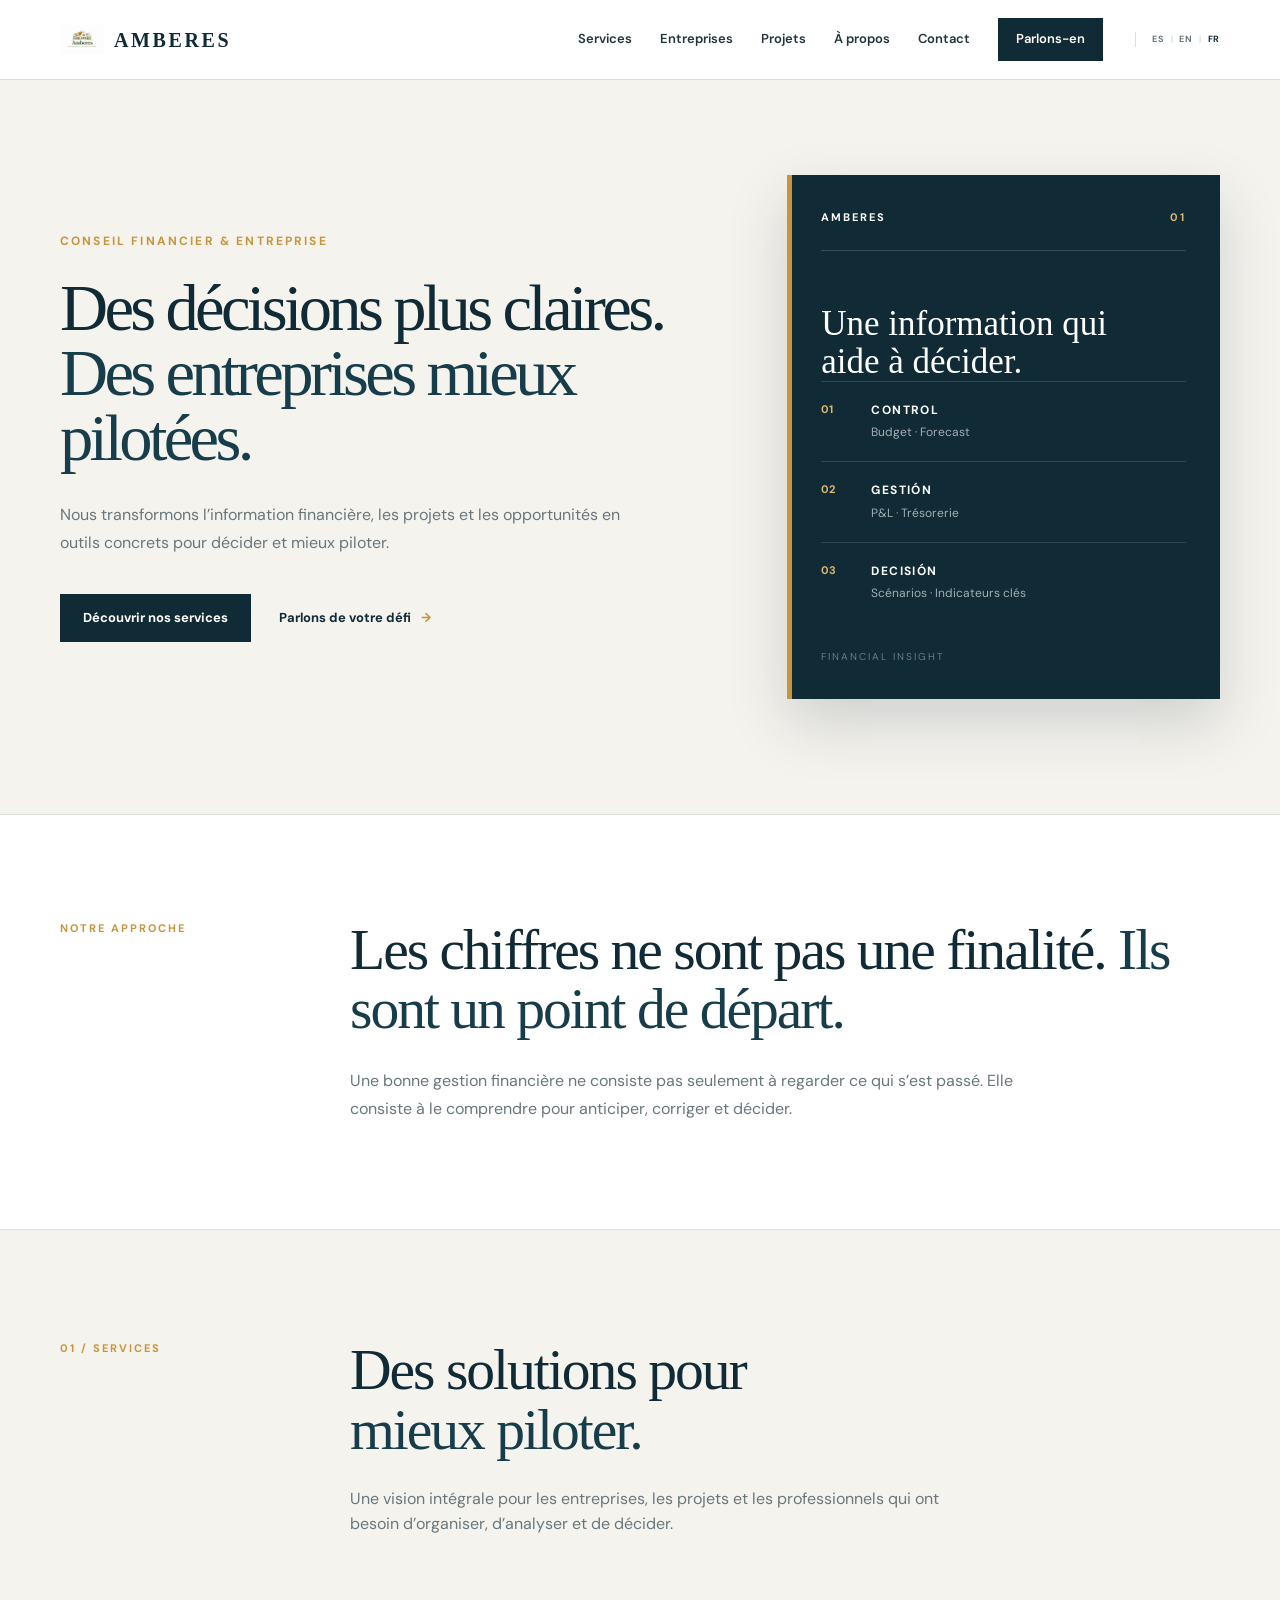
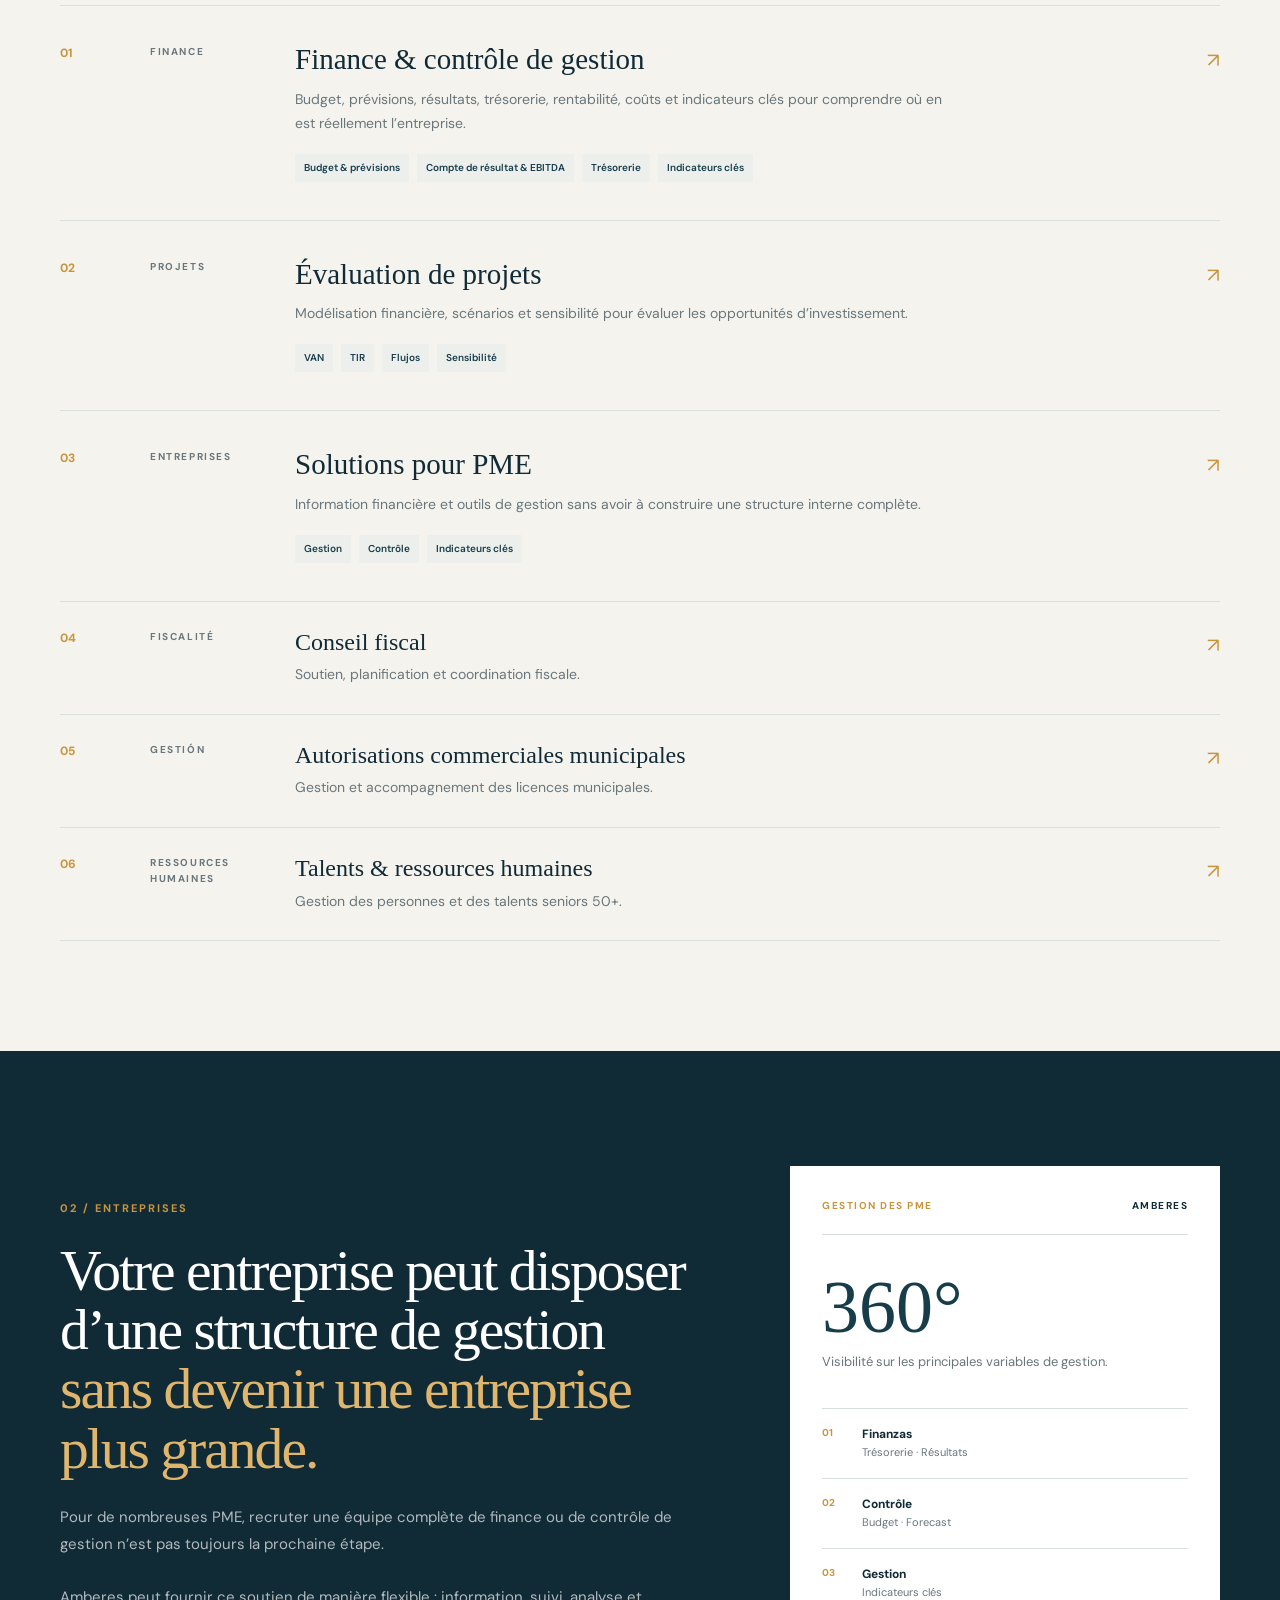
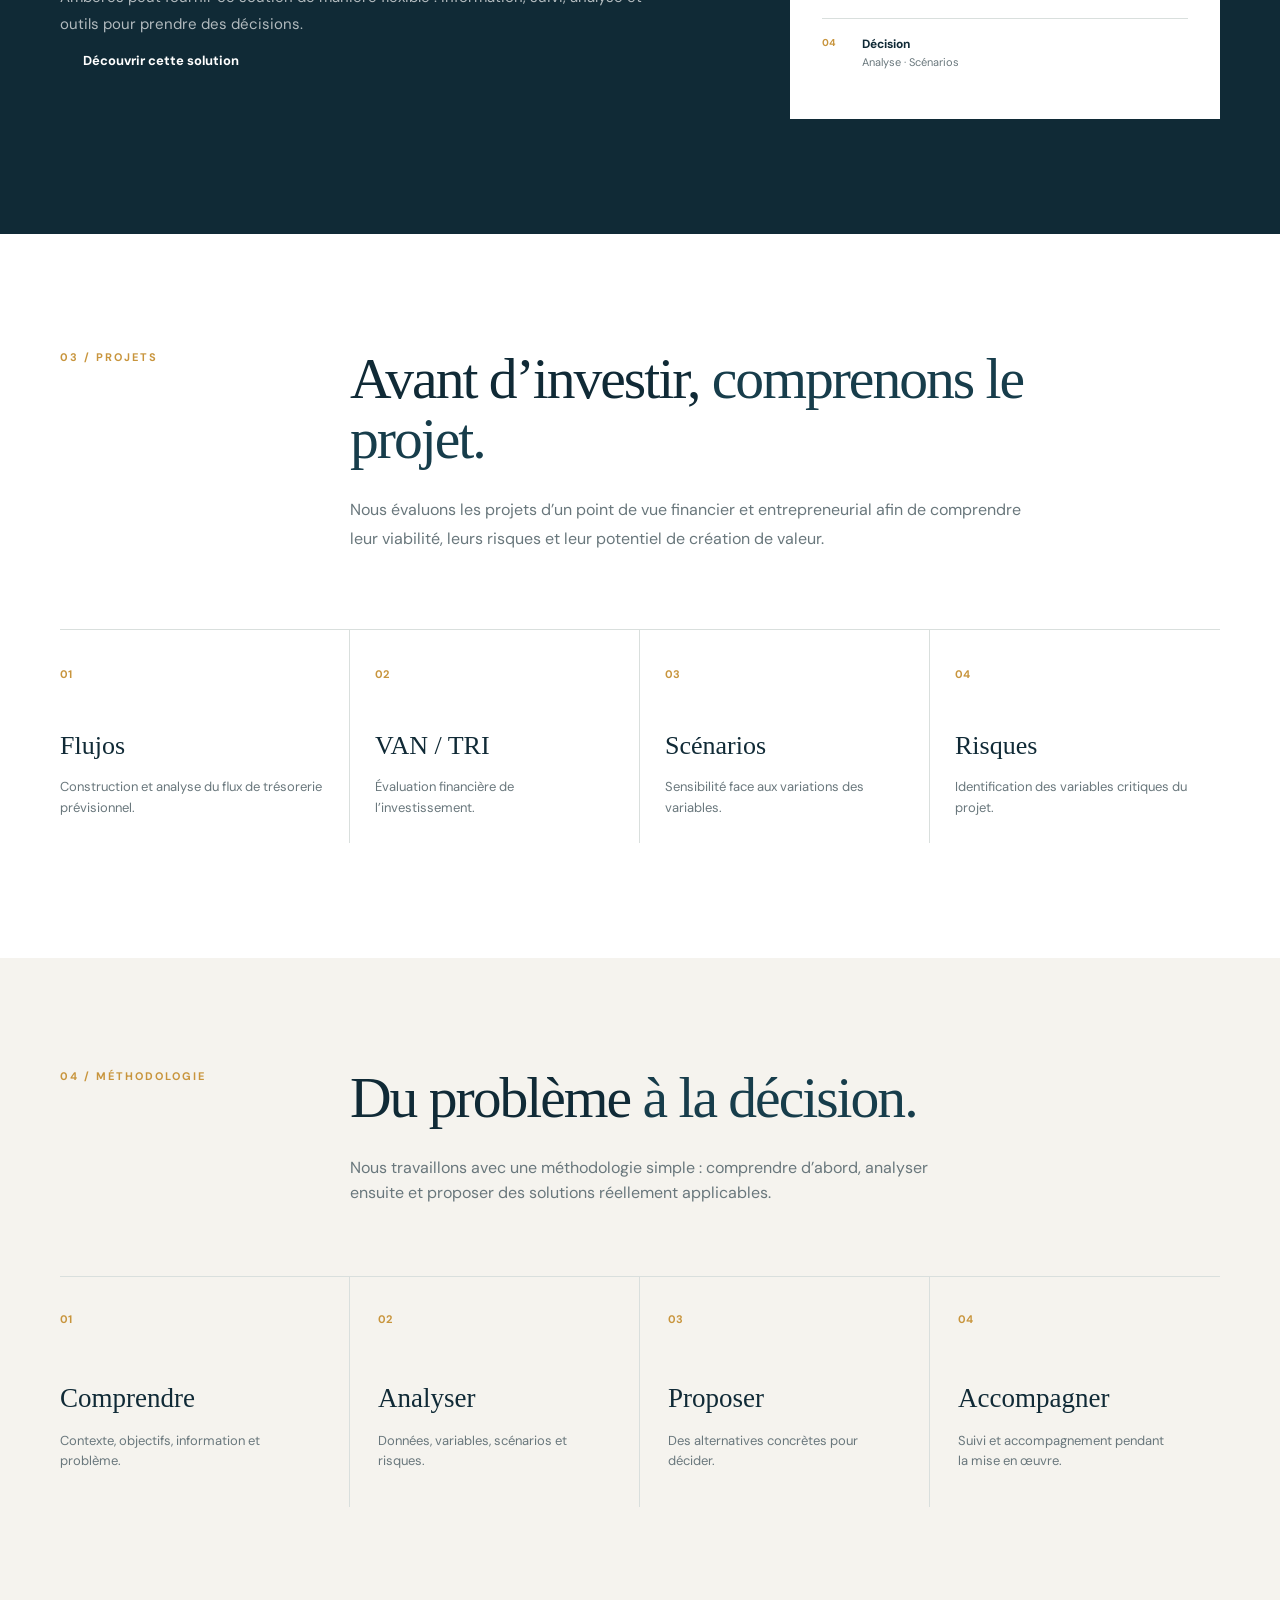
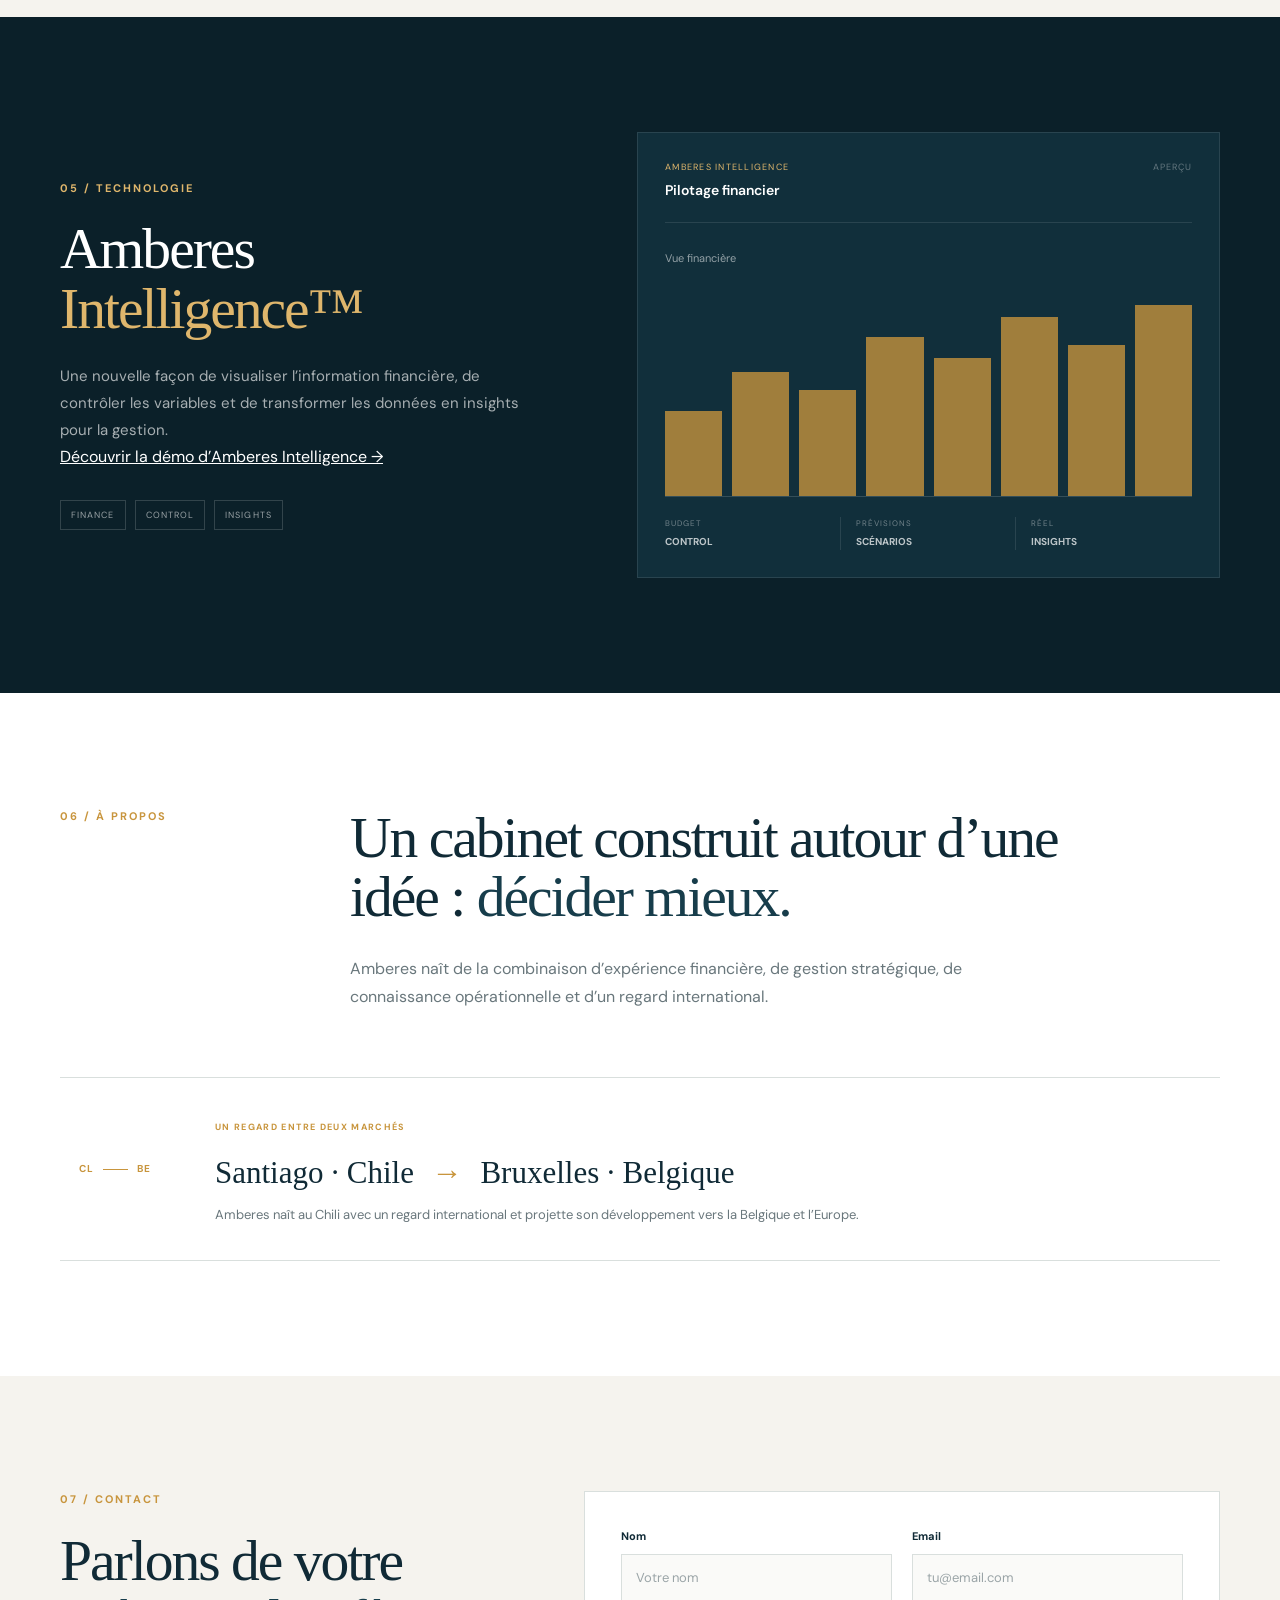
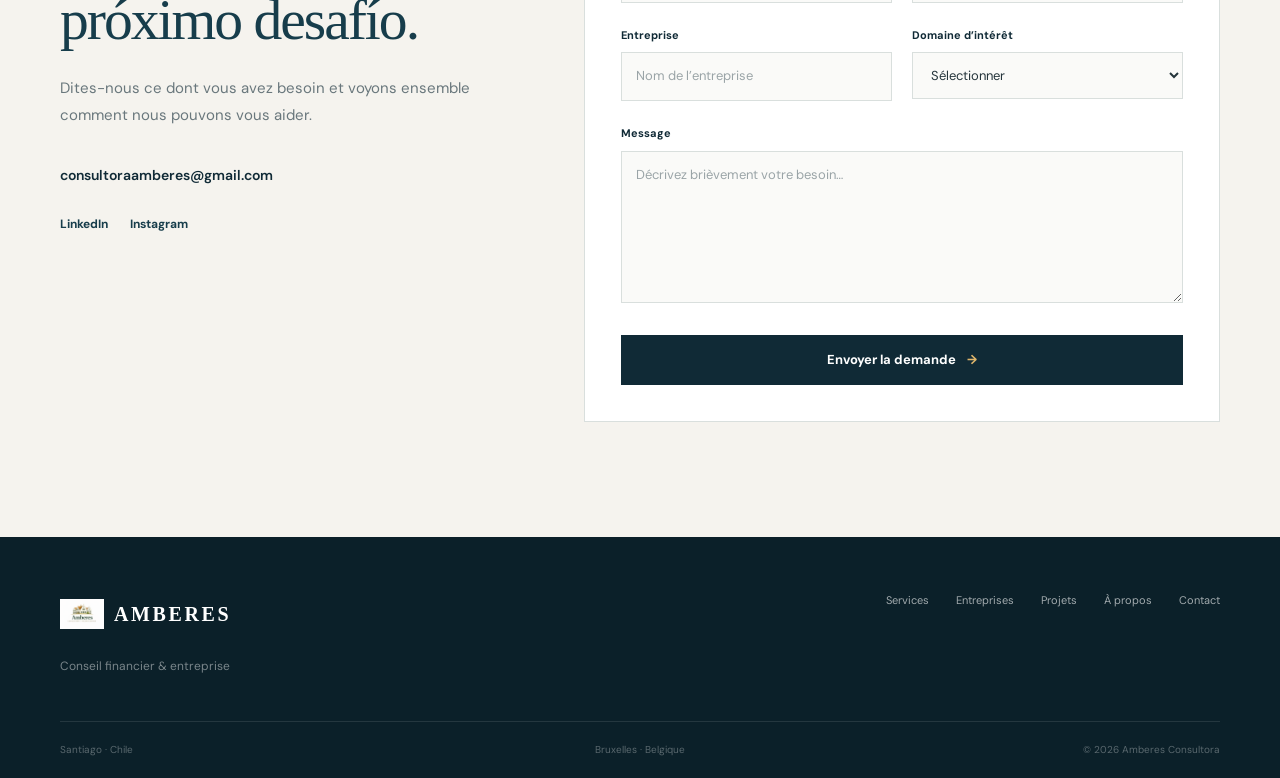
<file: fr/index.html>
<!DOCTYPE html>
<html lang="fr">
<head>

    <meta charset="UTF-8">

    <meta
        name="viewport"
        content="width=device-width, initial-scale=1.0"
    >

    <meta
        name="description"
        content="Amberes Consultora. Conseil financier et accompagnement des entreprises entre Santiago du Chili et Bruxelles, Belgique."
    >

    <meta
        name="theme-color"
        content="#102a36"
    >

    <title>Amberes | Conseil financier &amp; entreprise</title>


    <!-- =====================================================
         FUENTES
    ====================================================== -->

    <link rel="preconnect" href="https://fonts.googleapis.com">

    <link
        rel="preconnect"
        href="https://fonts.gstatic.com"
        crossorigin
    >

    <link
        href="https://fonts.googleapis.com/css2?family=DM+Sans:wght@400;500;600;700&family=Manrope:wght@400;500;600;700&display=swap"
        rel="stylesheet"
    >


    <!-- =====================================================
         CSS
    ====================================================== -->

    <link
        rel="stylesheet"
        href="../style.css"
    >

</head>


<body>


    <!-- =====================================================
         HEADER
    ====================================================== -->

    <header class="site-header">

        <div class="header-inner">


            <!-- LOGO -->

            <a
                href="#inicio"
                class="logo"
                aria-label="Amberes Consultora"
            >

                <span class="beguinage-logo"><img src="../assets/logo-amberes.png" alt="" class="brand-logo-image"></span>


                <span class="logo-text">
                    AMBERES
                </span>

            </a>


            <!-- NAVEGACIÓN -->

            <nav
                class="main-nav"
                id="mainNav"
            >

                <a href="#servicios">
                    Services
                </a>

                <a href="#empresas">
                    Entreprises
                </a>

                <a href="#proyectos">
                    Projets
                </a>

                <a href="#nosotros">
                    À propos
                </a>

                <a href="#contacto">
                    Contact
                </a>

                <a
                    href="#contacto"
                    class="nav-cta"
                >
                    Parlons-en
                </a>


                <!-- IDIOMAS -->

                <div class="language-selector" aria-label="Sélecteur de langue">
                    <a href="../index.html" lang="es">ES</a>
                    <span aria-hidden="true">|</span>
                    <a href="../en/" lang="en">EN</a>
                    <span aria-hidden="true">|</span>
                    <a class="language-active" aria-current="page" href="./index.html" lang="fr">FR</a>
                </div>

            </nav>


            <!-- MENÚ MOBILE -->

            <button
                class="mobile-menu"
                id="mobileMenu"
                type="button"
                aria-label="Ouvrir le menu"
                aria-expanded="false"
            >

                <span></span>
                <span></span>
                <span></span>

            </button>

        </div>

    </header>



    <main>


        <!-- =====================================================
             HERO
        ====================================================== -->

        <section
            class="hero"
            id="inicio"
        >

            <div class="container hero-grid">


                <div class="hero-content">

                    <p class="eyebrow">
                        CONSEIL FINANCIER & ENTREPRISE
                    </p>


                    <h1>

                        Des décisions plus claires.<br>

                        <span>
                            Des entreprises mieux pilotées.
                        </span>

                    </h1>


                    <p class="hero-description">

                        Nous transformons l’information financière, les projets et les opportunités en outils concrets pour décider et mieux piloter.

                    </p>


                    <div class="hero-actions">

                        <a
                            href="#servicios"
                            class="btn btn-primary"
                        >
                            Découvrir nos services
                        </a>


                        <a
                            href="#contacto"
                            class="text-link"
                        >

                            Parlons de votre défi

                            <span>
                                →
                            </span>

                        </a>

                    </div>

                </div>



                <!-- PANEL DERECHO -->

                <div class="hero-panel">


                    <div class="hero-panel-top">

                        <span>
                            AMBERES
                        </span>

                        <span>
                            01
                        </span>

                    </div>


                    <div class="hero-panel-title">

                        Une information qui<br>
                        aide à décider.

                    </div>


                    <div class="hero-panel-items">


                        <div class="hero-panel-item">

                            <span class="panel-number">
                                01
                            </span>

                            <div>

                                <strong>
                                    CONTROL
                                </strong>

                                <small>
                                    Budget · Forecast
                                </small>

                            </div>

                        </div>



                        <div class="hero-panel-item">

                            <span class="panel-number">
                                02
                            </span>

                            <div>

                                <strong>
                                    GESTIÓN
                                </strong>

                                <small>
                                    P&amp;L · Trésorerie
                                </small>

                            </div>

                        </div>



                        <div class="hero-panel-item">

                            <span class="panel-number">
                                03
                            </span>

                            <div>

                                <strong>
                                    DECISIÓN
                                </strong>

                                <small>
                                    Scénarios · Indicateurs clés
                                </small>

                            </div>

                        </div>


                    </div>


                    <div class="hero-panel-footer">

                        FINANCIAL INSIGHT

                    </div>


                </div>

            </div>

        </section>



        <!-- =====================================================
             NOTRE APPROCHE
        ====================================================== -->

        <section class="statement-section">

            <div class="container statement-grid">


                <div class="section-label">
                    NOTRE APPROCHE
                </div>


                <div>

                    <h2>

                        Les chiffres ne sont pas une finalité.
                        <span>
                            Ils sont un point de départ.
                        </span>

                    </h2>


                    <p>

                        Une bonne gestion financière ne consiste pas seulement à regarder ce qui s’est passé. Elle consiste à le comprendre pour anticiper, corriger et décider.

                    </p>

                </div>

            </div>

        </section>



        <!-- =====================================================
             SERVICIOS
        ====================================================== -->

        <section
            class="services-section"
            id="servicios"
        >

            <div class="container">


                <div class="section-heading">


                    <div class="section-label">
                        01 / SERVICES
                    </div>


                    <div>

                        <h2>

                            Des solutions pour<br>

                            <span>
                                mieux piloter.
                            </span>

                        </h2>


                        <p>

                            Une vision intégrale pour les entreprises, les projets et les professionnels qui ont besoin d’organiser, d’analyser et de décider.

                        </p>

                    </div>

                </div>



                <div class="services-list">


                    <!-- 01 -->

                    <article class="service-item featured-service">

                        <div class="service-number">
                            01
                        </div>


                        <div class="service-category">
                            FINANCE
                        </div>


                        <div class="service-content">

                            <h3>
                                Finance &amp; contrôle de gestion
                            </h3>


                            <p>

                                Budget, prévisions, résultats, trésorerie, rentabilité, coûts et indicateurs clés pour comprendre où en est réellement l’entreprise.

                            </p>


                            <div class="service-tags">

                                <span>
                                    Budget &amp; prévisions
                                </span>

                                <span>
                                    Compte de résultat &amp; EBITDA
                                </span>

                                <span>
                                    Trésorerie
                                </span>

                                <span>
                                    Indicateurs clés
                                </span>

                            </div>

                        </div>


                        <a
                            href="#contacto"
                            class="service-arrow"
                            aria-label="Consultar"
                        >
                            ↗
                        </a>

                    </article>



                    <!-- 02 -->

                    <article class="service-item">

                        <div class="service-number">
                            02
                        </div>


                        <div class="service-category">
                            PROJETS
                        </div>


                        <div class="service-content">

                            <h3>
                                Évaluation de projets
                            </h3>


                            <p>

                                Modélisation financière, scénarios et sensibilité pour évaluer les opportunités d’investissement.

                            </p>


                            <div class="service-tags">

                                <span>
                                    VAN
                                </span>

                                <span>
                                    TIR
                                </span>

                                <span>
                                    Flujos
                                </span>

                                <span>
                                    Sensibilité
                                </span>

                            </div>

                        </div>


                        <a
                            href="#proyectos"
                            class="service-arrow"
                            aria-label="Ver proyectos"
                        >
                            ↗
                        </a>

                    </article>



                    <!-- 03 -->

                    <article class="service-item">

                        <div class="service-number">
                            03
                        </div>


                        <div class="service-category">
                            ENTREPRISES
                        </div>


                        <div class="service-content">

                            <h3>
                                Solutions pour PME
                            </h3>


                            <p>

                                Information financière et outils de gestion sans avoir à construire une structure interne complète.

                            </p>


                            <div class="service-tags">

                                <span>
                                    Gestion
                                </span>

                                <span>
                                    Contrôle
                                </span>

                                <span>
                                    Indicateurs clés
                                </span>

                            </div>

                        </div>


                        <a
                            href="#empresas"
                            class="service-arrow"
                            aria-label="Ver solución para empresas"
                        >
                            ↗
                        </a>

                    </article>



                    <!-- 04 -->

                    <article class="service-item compact-service">

                        <div class="service-number">
                            04
                        </div>


                        <div class="service-category">
                            FISCALITÉ
                        </div>


                        <div class="service-content">

                            <h3>
                                Conseil fiscal
                            </h3>


                            <p>
                                Soutien, planification et coordination fiscale.
                            </p>

                        </div>


                        <a
                            href="#contacto"
                            class="service-arrow"
                        >
                            ↗
                        </a>

                    </article>



                    <!-- 05 -->

                    <article class="service-item compact-service">

                        <div class="service-number">
                            05
                        </div>


                        <div class="service-category">
                            GESTIÓN
                        </div>


                        <div class="service-content">

                            <h3>
                                Autorisations commerciales municipales
                            </h3>


                            <p>
                                Gestion et accompagnement des licences municipales.
                            </p>

                        </div>


                        <a
                            href="#contacto"
                            class="service-arrow"
                        >
                            ↗
                        </a>

                    </article>



                    <!-- 06 -->

                    <article class="service-item compact-service">

                        <div class="service-number">
                            06
                        </div>


                        <div class="service-category">
                            RESSOURCES HUMAINES
                        </div>


                        <div class="service-content">

                            <h3>
                                Talents &amp; ressources humaines
                            </h3>


                            <p>
                                Gestion des personnes et des talents seniors 50+.
                            </p>

                        </div>


                        <a
                            href="#contacto"
                            class="service-arrow"
                        >
                            ↗
                        </a>

                    </article>


                </div>

            </div>

        </section>



        <!-- =====================================================
             ENTREPRISES / PYMES
        ====================================================== -->

        <section
            class="business-section"
            id="empresas"
        >

            <div class="container business-grid">


                <div class="business-intro">

                    <div class="section-label">
                        02 / ENTREPRISES
                    </div>


                    <h2>

                        Votre entreprise peut disposer d’une structure de gestion

                        <span>
                            sans devenir une entreprise plus grande.
                        </span>

                    </h2>


                    <p>

                        Pour de nombreuses PME, recruter une équipe complète de finance ou de contrôle de gestion n’est pas toujours la prochaine étape.

                    </p>


                    <p>

                        Amberes peut fournir ce soutien de manière flexible : information, suivi, analyse et outils pour prendre des décisions.

                    </p>


                    <a
                        href="#contacto"
                        class="btn btn-outline"
                    >
                        Découvrir cette solution
                    </a>

                </div>



                <div class="business-card">


                    <div class="business-card-header">

                        <span>
                            GESTION DES PME
                        </span>

                        <strong>
                            AMBERES
                        </strong>

                    </div>


                    <div class="business-number">
                        360°
                    </div>


                    <p class="business-card-description">

                        Visibilité sur les principales variables de gestion.

                    </p>


                    <div class="business-points">


                        <div>

                            <span>
                                01
                            </span>

                            <div>

                                <strong>
                                    Finanzas
                                </strong>

                                <small>
                                    Trésorerie · Résultats
                                </small>

                            </div>

                        </div>


                        <div>

                            <span>
                                02
                            </span>

                            <div>

                                <strong>
                                    Contrôle
                                </strong>

                                <small>
                                    Budget · Forecast
                                </small>

                            </div>

                        </div>


                        <div>

                            <span>
                                03
                            </span>

                            <div>

                                <strong>
                                    Gestion
                                </strong>

                                <small>
                                    Indicateurs clés
                                </small>

                            </div>

                        </div>


                        <div>

                            <span>
                                04
                            </span>

                            <div>

                                <strong>
                                    Décision
                                </strong>

                                <small>
                                    Analyse · Scénarios
                                </small>

                            </div>

                        </div>


                    </div>

                </div>

            </div>

        </section>



        <!-- =====================================================
             PROJETS
        ====================================================== -->

        <section
            class="projects-section"
            id="proyectos"
        >

            <div class="container">


                <div class="project-header">


                    <div class="section-label">
                        03 / PROJETS
                    </div>


                    <div>

                        <h2>

                            Avant d’investir,

                            <span>
                                comprenons le projet.
                            </span>

                        </h2>


                        <p>

                            Nous évaluons les projets d’un point de vue financier et entrepreneurial afin de comprendre leur viabilité, leurs risques et leur potentiel de création de valeur.

                        </p>

                    </div>

                </div>



                <div class="project-method">


                    <div class="project-method-item">

                        <span>
                            01
                        </span>

                        <h3>
                            Flujos
                        </h3>

                        <p>
                            Construction et analyse du flux de trésorerie prévisionnel.
                        </p>

                    </div>


                    <div class="project-method-item">

                        <span>
                            02
                        </span>

                        <h3>
                            VAN / TRI
                        </h3>

                        <p>
                            Évaluation financière de l’investissement.
                        </p>

                    </div>


                    <div class="project-method-item">

                        <span>
                            03
                        </span>

                        <h3>
                            Scénarios
                        </h3>

                        <p>
                            Sensibilité face aux variations des variables.
                        </p>

                    </div>


                    <div class="project-method-item">

                        <span>
                            04
                        </span>

                        <h3>
                            Risques
                        </h3>

                        <p>
                            Identification des variables critiques du projet.
                        </p>

                    </div>


                </div>

</div>

        </section>



        <!-- =====================================================
             METODOLOGÍA
        ====================================================== -->

        <section class="methodology-section">

            <div class="container">


                <div class="methodology-heading">


                    <div class="section-label">
                        04 / MÉTHODOLOGIE
                    </div>


                    <div>

                        <h2>

                            Du problème

                            <span>
                                à la décision.
                            </span>

                        </h2>


                        <p>

                            Nous travaillons avec une méthodologie simple : comprendre d’abord, analyser ensuite et proposer des solutions réellement applicables.

                        </p>

                    </div>

                </div>



                <div class="methodology-grid">


                    <div class="method-step">

                        <span>
                            01
                        </span>

                        <h3>
                            Comprendre
                        </h3>

                        <p>
                            Contexte, objectifs, information et problème.
                        </p>

                    </div>


                    <div class="method-step">

                        <span>
                            02
                        </span>

                        <h3>
                            Analyser
                        </h3>

                        <p>
                            Données, variables, scénarios et risques.
                        </p>

                    </div>


                    <div class="method-step">

                        <span>
                            03
                        </span>

                        <h3>
                            Proposer
                        </h3>

                        <p>
                            Des alternatives concrètes pour décider.
                        </p>

                    </div>


                    <div class="method-step">

                        <span>
                            04
                        </span>

                        <h3>
                            Accompagner
                        </h3>

                        <p>
                            Suivi et accompagnement pendant la mise en œuvre.
                        </p>

                    </div>


                </div>

            </div>

        </section>



        <!-- =====================================================
             AMBERES INTELLIGENCE
        ====================================================== -->

        <section class="intelligence-section">

            <div class="container intelligence-grid">


                <div class="intelligence-copy">

                    <div class="section-label">
                        05 / TECHNOLOGIE
                    </div>

<h2>

                        Amberes

                        <span>
                            Intelligence™
                        </span>

                    </h2>


                    <p>

                        Une nouvelle façon de visualiser l’information financière, de contrôler les variables et de transformer les données en insights pour la gestion.

                    </p>

                    
<a href="../intelligence/" class="intelligence-cta">
    Découvrir la démo d’Amberes Intelligence
    <span aria-hidden="true">→</span>
</a>


                    <div class="intelligence-tags">

                        <span>
                            FINANCE
                        </span>

                        <span>
                            CONTROL
                        </span>

                        <span>
                            INSIGHTS
                        </span>

                    </div>

                </div>



                <div class="intelligence-preview">


                    <div class="preview-header">

                        <div>

                            <small>
                                AMBERES INTELLIGENCE
                            </small>

                            <strong>
                                Pilotage financier
                            </strong>

                        </div>


                        <span>
                            APERÇU
                        </span>

                    </div>


                    <div class="preview-main">

                        <div class="preview-title">
                            Vue financière
                        </div>


                        <div class="preview-bars">

                            <div style="height:42%;"></div>
                            <div style="height:61%;"></div>
                            <div style="height:52%;"></div>
                            <div style="height:78%;"></div>
                            <div style="height:68%;"></div>
                            <div style="height:88%;"></div>
                            <div style="height:74%;"></div>
                            <div style="height:94%;"></div>

                        </div>

                    </div>


                    <div class="preview-bottom">


                        <div>

                            <small>
                                BUDGET
                            </small>

                            <strong>
                                CONTROL
                            </strong>

                        </div>


                        <div>

                            <small>
                                PRÉVISIONS
                            </small>

                            <strong>
                                SCÉNARIOS
                            </strong>

                        </div>


                        <div>

                            <small>
                                RÉEL
                            </small>

                            <strong>
                                INSIGHTS
                            </strong>

                        </div>


                    </div>

                </div>

            </div>

        </section>



        <!-- =====================================================
             NOSOTROS
        ====================================================== -->

        <section
            class="about-section"
            id="nosotros"
        >

            <div class="container">


                <div class="about-heading">


                    <div class="section-label">
                        06 / À PROPOS
                    </div>


                    <div>

                        <h2>

                            Un cabinet construit autour d’une idée :

                            <span>
                                décider mieux.
                            </span>

                        </h2>


                        <p class="about-lead">

                            Amberes naît de la combinaison d’expérience financière, de gestion stratégique, de connaissance opérationnelle et d’un regard international.

                        </p>

                    </div>

                </div>



                <!-- UBICACIÓN / VISIÓN INTERNACIONAL -->

                <div class="international-block">


                    <div class="international-symbol">

                        <span>
                            CL
                        </span>

                        <div></div>

                        <span>
                            BE
                        </span>

                    </div>


                    <div>

                        <span class="international-label">
                            UN REGARD ENTRE DEUX MARCHÉS
                        </span>


                        <h3>

                            Santiago · Chile

                            <span>
                                →
                            </span>

                            Bruxelles · Belgique

                        </h3>


                        <p>

                            Amberes naît au Chili avec un regard international et projette son développement vers la Belgique et l’Europe.

                        </p>

                    </div>

                </div>

            </div>

        </section>



        <!-- =====================================================
             CONTACTO
        ====================================================== -->

        <section
            class="contact-section"
            id="contacto"
        >

            <div class="container contact-grid">


                <div class="contact-intro">


                    <div class="section-label">
                        07 / CONTACT
                    </div>


                    <h2>

                        Parlons de votre

                        <span>
                            próximo desafío.
                        </span>

                    </h2>


                    <p>

                        Dites-nous ce dont vous avez besoin et voyons ensemble comment nous pouvons vous aider.

                    </p>


                    <div class="contact-details">

                        <a href="mailto:consultoraamberes@gmail.com">
                            consultoraamberes@gmail.com
                        </a>

                    </div>


                    <div class="social-links">

                        <a
                            href="https://www.linkedin.com/in/amberes-consulting-992a303ab/"
                            target="_blank"
                            rel="noopener"
                        >
                            LinkedIn
                        </a>


                        <a
                            href="https://www.instagram.com/amberes_rrhh"
                            target="_blank"
                            rel="noopener"
                        >
                            Instagram
                        </a>

                    </div>

                </div>



                <!-- FORMULARIO -->

                <form
                    class="contact-form"
                    action="https://formspree.io/f/mreabzdn"
                    method="POST"
                >


                    <div class="form-row">


                        <div class="form-field">

                            <label for="nombre">
                                Nom
                            </label>

                            <input
                                type="text"
                                id="nombre"
                                name="nombre"
                                placeholder="Votre nom"
                                required
                            >

                        </div>


                        <div class="form-field">

                            <label for="email">
                                Email
                            </label>

                            <input
                                type="email"
                                id="email"
                                name="email"
                                placeholder="tu@email.com"
                                required
                            >

                        </div>

                    </div>



                    <div class="form-row">


                        <div class="form-field">

                            <label for="empresa">
                                Entreprise
                            </label>

                            <input
                                type="text"
                                id="empresa"
                                name="empresa"
                                placeholder="Nom de l’entreprise"
                            >

                        </div>


                        <div class="form-field">

                            <label for="interes">
                                Domaine d’intérêt
                            </label>

                            <select
                                id="interes"
                                name="interes"
                            >

                                <option value="">
                                    Sélectionner
                                </option>

                                <option value="finanzas">
                                    Finance &amp; contrôle de gestion
                                </option>

                                <option value="proyectos">
                                    Évaluation de projets
                                </option>

                                <option value="pymes">
                                    Solutions pour PME
                                </option>

                                <option value="tributaria">
                                    Conseil fiscal
                                </option>

                                <option value="patentes">
                                    Autorisations commerciales municipales
                                </option>

                                <option value="personas">
                                    Talents &amp; ressources humaines
                                </option>

                                <option value="otro">
                                    Autre
                                </option>

                            </select>

                        </div>

                    </div>



                    <div class="form-field">

                        <label for="mensaje">
                            Message
                        </label>

                        <textarea
                            id="mensaje"
                            name="mensaje"
                            rows="6"
                            placeholder="Décrivez brièvement votre besoin…"
                            required
                        ></textarea>

                    </div>


                    <button
                        type="submit"
                        class="form-submit"
                    >

                        Envoyer la demande

                        <span>
                            →
                        </span>

                    </button>

                </form>

            </div>

        </section>


    </main>



    <!-- =====================================================
         FOOTER
    ====================================================== -->

    <footer class="site-footer">


        <div class="container footer-top">


            <div class="footer-brand">


                <a
                    href="#inicio"
                    class="logo footer-logo"
                >

                    <span class="beguinage-logo"><img src="../assets/logo-amberes.png" alt="" class="brand-logo-image"></span>


                    <span class="logo-text">
                        AMBERES
                    </span>

                </a>


                <p>
                    Conseil financier &amp; entreprise
                </p>

            </div>



            <div class="footer-links">

                <a href="#servicios">
                    Services
                </a>

                <a href="#empresas">
                    Entreprises
                </a>

                <a href="#proyectos">
                    Projets
                </a>

                <a href="#nosotros">
                    À propos
                </a>

                <a href="#contacto">
                    Contact
                </a>

            </div>

        </div>



        <div class="container footer-bottom">


            <span>
                Santiago · Chile
            </span>


            <span>
                Bruxelles · Belgique
            </span>


            <span>
                © 2026 Amberes Consultora
            </span>

        </div>


    </footer>



    <!-- =====================================================
         JAVASCRIPT
    ====================================================== -->

    <script>

        const mobileMenu =
            document.getElementById("mobileMenu");

        const mainNav =
            document.getElementById("mainNav");


        if (mobileMenu && mainNav) {


            mobileMenu.addEventListener(
                "click",
                function () {

                    const isActive =
                        mainNav.classList.toggle("active");

                    mobileMenu.classList.toggle(
                        "active"
                    );

                    mobileMenu.setAttribute(
                        "aria-expanded",
                        isActive
                    );

                }
            );


            mainNav
                .querySelectorAll("a")
                .forEach(function (link) {

                    link.addEventListener(
                        "click",
                        function () {

                            mainNav.classList.remove(
                                "active"
                            );

                            mobileMenu.classList.remove(
                                "active"
                            );

                            mobileMenu.setAttribute(
                                "aria-expanded",
                                "false"
                            );

                        }
                    );

                });

        }

    </script>


</body>
</html>
</file>
<file: style.css>
:root {

    --navy: #102a36;
    --navy-dark: #0b2029;
    --petrol: #173d4b;

    --amber: #c8953d;
    --amber-light: #dfb66c;

    --cream: #f5f3ee;
    --white: #ffffff;

    --text: #24343b;
    --muted: #69777c;

    --line: #d9dfdd;
    --soft: #ecefeb;

    --container: 1160px;

}


/* =========================================================
   RESET
========================================================= */

* {

    margin: 0;
    padding: 0;

    box-sizing: border-box;

}


html {

    scroll-behavior: smooth;

}


body {

    margin: 0;

    font-family:
        "DM Sans",
        Arial,
        sans-serif;

    background: var(--cream);

    color: var(--text);

    line-height: 1.6;

    -webkit-font-smoothing: antialiased;

}


img {

    max-width: 100%;

    display: block;

}


a {

    color: inherit;

}


button,
input,
textarea,
select {

    font: inherit;

}


.container {

    width:
        min(
            var(--container),
            calc(100% - 64px)
        );

    margin:
        0 auto;

}


/* =========================================================
   HEADER
========================================================= */

.site-header {

    height: 80px;

    background:
        rgba(255,255,255,.97);

    border-bottom:
        1px solid var(--line);

    display:
        flex;

    align-items:
        center;

    position:
        sticky;

    top:
        0;

    z-index:
        100;

    backdrop-filter:
        blur(12px);

}


.header-inner {

    width:
        min(
            var(--container),
            calc(100% - 64px)
        );

    margin:
        0 auto;

    display:
        flex;

    align-items:
        center;

    justify-content:
        space-between;

}


/* =========================================================
   LOGO + BÉGUINAGE
========================================================= */

.logo {

    display:
        inline-flex;

    align-items:
        center;

    gap:
        10px;

    color:
        var(--navy);

    text-decoration:
        none;

}


.beguinage-logo {

    width:
        30px;

    height:
        30px;

    display:
        flex;

    align-items:
        center;

    justify-content:
        center;

    flex-shrink:
        0;

}


.beguinage-logo svg {

    width:
        28px;

    height:
        28px;

    fill:
        none;

    stroke:
        var(--amber);

    stroke-width:
        2;

    stroke-linecap:
        round;

    stroke-linejoin:
        round;

}


.logo-text {

    font-family:
        Georgia,
        "Times New Roman",
        serif;

    font-size:
        20px;

    font-weight:
        700;

    letter-spacing:
        .13em;

}


/* =========================================================
   NAVEGACIÓN
========================================================= */

.main-nav {

    display:
        flex;

    align-items:
        center;

    gap:
        28px;

}


.main-nav a {

    color:
        var(--text);

    text-decoration:
        none;

    font-size:
        13px;

    font-weight:
        600;

    transition:
        color .2s ease;

}


.main-nav a:hover {

    color:
        var(--amber);

}


.main-nav .nav-cta {

    padding:
        11px 18px;

    background:
        var(--navy);

    color:
        var(--white);

}


.main-nav .nav-cta:hover {

    background:
        var(--petrol);

    color:
        var(--white);

}


/* =========================================================
   IDIOMAS
========================================================= */

.language-selector {

    display:
        flex;

    align-items:
        center;

    gap:
        6px;

    margin-left:
        4px;

    padding-left:
        16px;

    border-left:
        1px solid var(--line);

    font-size:
        9px;

    letter-spacing:
        .08em;

}


.language-selector button {

    border:
        0;

    background:
        transparent;

    padding:
        0;

    font-size:
        9px;

    font-weight:
        700;

}


.language-active {

    color:
        var(--navy);

}


.language-disabled {

    color:
        #b7bec0;

    cursor:
        not-allowed;

}


.language-selector span {

    color:
        #c6cccd;

}


/* =========================================================
   MENÚ MOBILE
========================================================= */

.mobile-menu {

    display:
        none;

    width:
        38px;

    height:
        38px;

    border:
        0;

    background:
        transparent;

    cursor:
        pointer;

}


.mobile-menu span {

    display:
        block;

    width:
        23px;

    height:
        2px;

    margin:
        5px auto;

    background:
        var(--navy);

    transition:
        .2s ease;

}


/* =========================================================
   TIPOGRAFÍA
========================================================= */

.section-label {

    color:
        var(--amber);

    font-size:
        11px;

    font-weight:
        700;

    letter-spacing:
        .18em;

}


h1,
h2,
h3 {

    font-family:
        Georgia,
        "Times New Roman",
        serif;

}


h2 {

    color:
        var(--navy);

    font-size:
        clamp(
            42px,
            4.5vw,
            62px
        );

    line-height:
        1.03;

    font-weight:
        500;

    letter-spacing:
        -.035em;

}


h2 span {

    color:
        var(--petrol);

}


/* =========================================================
   HERO
========================================================= */

.hero {

    background:
        var(--cream);

    padding:
        72px 0 92px;

}


.hero-grid {

    display:
        grid;

    grid-template-columns:
        minmax(0,1.08fr)
        minmax(390px,.72fr);

    gap:
        78px;

    align-items:
        center;

    min-height:
        570px;

}


.hero-content {

    max-width:
        720px;

}


.eyebrow {

    margin-bottom:
        24px;

    color:
        var(--amber);

    font-size:
        12px;

    font-weight:
        700;

    letter-spacing:
        .18em;

}


.hero h1 {

    margin:
        0;

    color:
        var(--navy);

    font-family:
        Georgia,
        "Times New Roman",
        serif;

    font-size:
        clamp(
            56px,
            5.2vw,
            79px
        );

    line-height:
        .98;

    font-weight:
        500;

    letter-spacing:
        -.055em;

}


.hero h1 span {

    color:
        var(--petrol);

}


.hero-description {

    max-width:
        600px;

    margin-top:
        31px;

    color:
        var(--muted);

    font-size:
        16px;

    line-height:
        1.75;

}


.hero-actions {

    display:
        flex;

    align-items:
        center;

    gap:
        28px;

    margin-top:
        37px;

}


.btn {

    display:
        inline-flex;

    align-items:
        center;

    justify-content:
        center;

    min-height:
        48px;

    padding:
        0 23px;

    text-decoration:
        none;

    font-size:
        13px;

    font-weight:
        700;

    transition:
        .2s ease;

}


.btn-primary {

    background:
        var(--navy);

    color:
        var(--white);

}


.btn-primary:hover {

    background:
        var(--petrol);

    transform:
        translateY(-1px);

}


.text-link {

    color:
        var(--navy);

    text-decoration:
        none;

    font-size:
        13px;

    font-weight:
        700;

}


.text-link span {

    color:
        var(--amber);

    margin-left:
        7px;

}


/* =========================================================
   HERO PANEL
========================================================= */

.hero-panel {

    position:
        relative;

    min-height:
        500px;

    padding:
        34px;

    display:
        flex;

    flex-direction:
        column;

    background:
        var(--navy);

    color:
        var(--white);

    box-shadow:
        0 24px 55px
        rgba(16,42,54,.17);

}


.hero-panel::before {

    content:
        "";

    position:
        absolute;

    top:
        0;

    left:
        0;

    width:
        5px;

    height:
        100%;

    background:
        var(--amber);

}


.hero-panel-top {

    display:
        flex;

    justify-content:
        space-between;

    padding-bottom:
        24px;

    border-bottom:
        1px solid
        rgba(255,255,255,.16);

    font-size:
        11px;

    font-weight:
        700;

    letter-spacing:
        .18em;

}


.hero-panel-top span:last-child {

    color:
        var(--amber-light);

}


.hero-panel-title {

    margin-top:
        54px;

    font-family:
        Georgia,
        "Times New Roman",
        serif;

    font-size:
        35px;

    line-height:
        1.08;

    font-weight:
        400;

}


.hero-panel-items {

    margin-top:
        auto;

}


.hero-panel-item {

    display:
        grid;

    grid-template-columns:
        38px 1fr;

    gap:
        12px;

    padding:
        19px 0;

    border-top:
        1px solid
        rgba(255,255,255,.13);

}


.panel-number {

    color:
        var(--amber-light);

    font-size:
        11px;

    font-weight:
        700;

}


.hero-panel-item strong {

    display:
        block;

    font-size:
        12px;

    letter-spacing:
        .12em;

}


.hero-panel-item small {

    display:
        block;

    margin-top:
        3px;

    color:
        rgba(255,255,255,.62);

    font-size:
        12px;

}


.hero-panel-footer {

    margin-top:
        27px;

    color:
        rgba(255,255,255,.38);

    font-size:
        10px;

    letter-spacing:
        .2em;

}


/* =========================================================
   STATEMENT
========================================================= */

.statement-section {

    padding:
        105px 0;

    background:
        var(--white);

    border-top:
        1px solid var(--line);

    border-bottom:
        1px solid var(--line);

}


.statement-grid {

    display:
        grid;

    grid-template-columns:
        220px 1fr;

    gap:
        70px;

}


.statement-grid h2 {

    max-width:
        850px;

}


.statement-grid p {

    max-width:
        680px;

    margin-top:
        28px;

    color:
        var(--muted);

    font-size:
        16px;

    line-height:
        1.8;

}


/* =========================================================
   SERVICIOS
========================================================= */

.services-section {

    padding:
        110px 0;

    background:
        var(--cream);

}


.section-heading {

    display:
        grid;

    grid-template-columns:
        220px 1fr;

    gap:
        70px;

    margin-bottom:
        68px;

}


.section-heading h2 {

    max-width:
        650px;

}


.section-heading p {

    max-width:
        600px;

    margin-top:
        27px;

    color:
        var(--muted);

    font-size:
        16px;

}


.services-list {

    border-top:
        1px solid var(--line);

}


.service-item {

    display:
        grid;

    grid-template-columns:
        70px 125px 1fr 40px;

    gap:
        20px;

    align-items:
        start;

    padding:
        38px 0;

    border-bottom:
        1px solid var(--line);

    transition:
        .2s ease;

}


.service-item:hover {

    padding-left:
        12px;

    padding-right:
        12px;

    background:
        rgba(255,255,255,.55);

}


.service-number {

    color:
        var(--amber);

    font-size:
        12px;

    font-weight:
        700;

}


.service-category {

    color:
        var(--muted);

    font-size:
        10px;

    font-weight:
        700;

    letter-spacing:
        .16em;

}


.service-content h3 {

    color:
        var(--navy);

    font-size:
        29px;

    line-height:
        1.1;

    font-weight:
        500;

}


.service-content p {

    max-width:
        650px;

    margin-top:
        12px;

    color:
        var(--muted);

    font-size:
        14px;

    line-height:
        1.7;

}


.service-tags {

    display:
        flex;

    flex-wrap:
        wrap;

    gap:
        8px;

    margin-top:
        18px;

}


.service-tags span {

    padding:
        6px 9px;

    background:
        var(--soft);

    color:
        var(--petrol);

    font-size:
        10px;

    font-weight:
        600;

}


.service-arrow {

    color:
        var(--amber);

    text-decoration:
        none;

    font-size:
        20px;

    text-align:
        right;

}


.compact-service {

    padding-top:
        27px;

    padding-bottom:
        27px;

}


.compact-service
.service-content h3 {

    font-size:
        24px;

}


.compact-service
.service-content p {

    margin-top:
        8px;

}


/* =========================================================
   EMPRESAS
========================================================= */

.business-section {

    padding:
        115px 0;

    background:
        var(--navy);

    color:
        var(--white);

}


.business-grid {

    display:
        grid;

    grid-template-columns:
        1fr 430px;

    gap:
        100px;

    align-items:
        center;

}


.business-intro h2 {

    max-width:
        720px;

    margin-top:
        23px;

    color:
        var(--white);

}


.business-intro h2 span {

    color:
        var(--amber-light);

}


.business-intro p {

    max-width:
        620px;

    margin-top:
        26px;

    color:
        rgba(255,255,255,.68);

    font-size:
        15px;

    line-height:
        1.8;

}


.business-intro .btn-outline {

    border-color:
        rgba(255,255,255,.45);

    color:
        var(--white);

}


.business-intro .btn-outline:hover {

    border-color:
        var(--white);

    background:
        var(--white);

    color:
        var(--navy);

}


.business-card {

    padding:
        32px;

    background:
        var(--white);

    color:
        var(--navy);

}


.business-card-header {

    display:
        flex;

    justify-content:
        space-between;

    padding-bottom:
        20px;

    border-bottom:
        1px solid var(--line);

    font-size:
        10px;

    letter-spacing:
        .15em;

}


.business-card-header span {

    color:
        var(--amber);

    font-weight:
        700;

}


.business-number {

    margin-top:
        35px;

    font-family:
        Georgia,
        "Times New Roman",
        serif;

    font-size:
        74px;

    line-height:
        1;

    color:
        var(--petrol);

}


.business-card-description {

    margin-top:
        8px;

    color:
        var(--muted);

    font-size:
        13px;

}


.business-points {

    margin-top:
        35px;

}


.business-points > div {

    display:
        grid;

    grid-template-columns:
        32px 1fr;

    gap:
        8px;

    padding:
        16px 0;

    border-top:
        1px solid var(--line);

}


.business-points span {

    color:
        var(--amber);

    font-size:
        10px;

    font-weight:
        700;

}


.business-points strong {

    display:
        block;

    font-size:
        12px;

}


.business-points small {

    display:
        block;

    color:
        var(--muted);

    font-size:
        11px;

}


/* =========================================================
   PROYECTOS
========================================================= */

.projects-section {

    padding:
        115px 0;

    background:
        var(--white);

}


.project-header {

    display:
        grid;

    grid-template-columns:
        220px 1fr;

    gap:
        70px;

}


.project-header h2 {

    max-width:
        700px;

}


.project-header p {

    max-width:
        680px;

    margin-top:
        28px;

    color:
        var(--muted);

    font-size:
        16px;

    line-height:
        1.8;

}


.project-method {

    display:
        grid;

    grid-template-columns:
        repeat(4,1fr);

    margin-top:
        75px;

    border-top:
        1px solid var(--line);

}


.project-method-item {

    min-height:
        210px;

    padding:
        30px 25px 25px 0;

    border-right:
        1px solid var(--line);

}


.project-method-item:not(:first-child) {

    padding-left:
        25px;

}


.project-method-item:last-child {

    border-right:
        0;

}


.project-method-item > span {

    color:
        var(--amber);

    font-size:
        11px;

    font-weight:
        700;

}


.project-method-item h3 {

    margin-top:
        40px;

    color:
        var(--navy);

    font-size:
        26px;

    font-weight:
        500;

}


.project-method-item p {

    margin-top:
        10px;

    color:
        var(--muted);

    font-size:
        13px;

    line-height:
        1.6;

}


/* =========================================================
   METODOLOGÍA
========================================================= */

.methodology-section {

    padding:
        110px 0;

    background:
        var(--cream);

}


.methodology-heading {

    display:
        grid;

    grid-template-columns:
        220px 1fr;

    gap:
        70px;

}


.methodology-heading h2 {

    max-width:
        650px;

}


.methodology-heading p {

    max-width:
        630px;

    margin-top:
        27px;

    color:
        var(--muted);

    font-size:
        16px;

}


.methodology-grid {

    display:
        grid;

    grid-template-columns:
        repeat(4,1fr);

    margin-top:
        70px;

    border-top:
        1px solid var(--line);

}


.method-step {

    min-height:
        230px;

    padding:
        28px 28px 25px 0;

    border-right:
        1px solid var(--line);

}


.method-step:not(:first-child) {

    padding-left:
        28px;

}


.method-step:last-child {

    border-right:
        0;

}


.method-step span {

    color:
        var(--amber);

    font-size:
        11px;

    font-weight:
        700;

}


.method-step h3 {

    margin-top:
        47px;

    color:
        var(--navy);

    font-size:
        27px;

    font-weight:
        500;

}


.method-step p {

    max-width:
        210px;

    margin-top:
        10px;

    color:
        var(--muted);

    font-size:
        13px;

}


/* =========================================================
   INTELLIGENCE
========================================================= */

.intelligence-section {

    padding:
        115px 0;

    background:
        var(--navy-dark);

    color:
        var(--white);

}


.intelligence-grid {

    display:
        grid;

    grid-template-columns:
        .9fr 1.1fr;

    gap:
        100px;

    align-items:
        center;

}


.intelligence-copy
.section-label {

    color:
        var(--amber-light);

}


.coming-soon {

    display:
        inline-block;

    margin-top:
        28px;

    padding:
        6px 10px;

    border:
        1px solid
        rgba(223,182,108,.4);

    color:
        var(--amber-light);

    font-size:
        9px;

    font-weight:
        700;

    letter-spacing:
        .18em;

}


.intelligence-copy h2 {

    margin-top:
        22px;

    color:
        var(--white);

}


.intelligence-copy h2 span {

    color:
        var(--amber-light);

}


.intelligence-copy p {

    max-width:
        510px;

    margin-top:
        25px;

    color:
        rgba(255,255,255,.64);

    font-size:
        15px;

    line-height:
        1.8;

}


.intelligence-tags {

    display:
        flex;

    gap:
        9px;

    margin-top:
        30px;

}


.intelligence-tags span {

    padding:
        7px 10px;

    border:
        1px solid
        rgba(255,255,255,.16);

    color:
        rgba(255,255,255,.58);

    font-size:
        9px;

    letter-spacing:
        .12em;

}


.intelligence-preview {

    min-height:
        390px;

    padding:
        27px;

    background:
        #112f3b;

    border:
        1px solid
        rgba(255,255,255,.10);

}


.preview-header {

    display:
        flex;

    align-items:
        flex-start;

    justify-content:
        space-between;

    padding-bottom:
        20px;

    border-bottom:
        1px solid
        rgba(255,255,255,.10);

}


.preview-header small {

    display:
        block;

    color:
        var(--amber-light);

    font-size:
        9px;

    letter-spacing:
        .14em;

}


.preview-header strong {

    display:
        block;

    margin-top:
        5px;

    color:
        var(--white);

    font-size:
        14px;

    font-weight:
        600;

}


.preview-header > span {

    color:
        rgba(255,255,255,.35);

    font-size:
        9px;

    letter-spacing:
        .12em;

}


.preview-main {

    padding-top:
        27px;

}


.preview-title {

    color:
        rgba(255,255,255,.55);

    font-size:
        11px;

}


.preview-bars {

    height:
        205px;

    margin-top:
        25px;

    display:
        flex;

    align-items:
        flex-end;

    gap:
        10px;

    border-bottom:
        1px solid
        rgba(255,255,255,.15);

}


.preview-bars div {

    flex:
        1;

    min-width:
        10px;

    background:
        var(--amber);

    opacity:
        .78;

}


.preview-bottom {

    display:
        grid;

    grid-template-columns:
        repeat(3,1fr);

    margin-top:
        20px;

}


.preview-bottom div {

    border-right:
        1px solid
        rgba(255,255,255,.10);

    padding-left:
        15px;

}


.preview-bottom div:first-child {

    padding-left:
        0;

}


.preview-bottom div:last-child {

    border-right:
        0;

}


.preview-bottom small {

    display:
        block;

    color:
        rgba(255,255,255,.4);

    font-size:
        8px;

    letter-spacing:
        .13em;

}


.preview-bottom strong {

    display:
        block;

    margin-top:
        4px;

    color:
        rgba(255,255,255,.72);

    font-size:
        10px;

}


/* =========================================================
   NOSOTROS
========================================================= */

.about-section {

    padding:
        115px 0;

    background:
        var(--white);

}


.about-heading {

    display:
        grid;

    grid-template-columns:
        220px 1fr;

    gap:
        70px;

}


.about-heading h2 {

    max-width:
        800px;

}


.about-lead {

    max-width:
        690px;

    margin-top:
        28px;

    color:
        var(--muted);

    font-size:
        16px;

    line-height:
        1.8;

}


/* =========================================================
   PROFESIONALES
========================================================= */

.professionals-intro {

    display:
        grid;

    grid-template-columns:
        220px 1fr;

    gap:
        70px;

    margin-top:
        90px;

    padding-top:
        24px;

    border-top:
        1px solid var(--line);

}


.professionals-intro > span {

    color:
        var(--amber);

    font-size:
        10px;

    font-weight:
        700;

    letter-spacing:
        .15em;

}


.professionals-intro p {

    max-width:
        620px;

    color:
        var(--muted);

    font-size:
        14px;

}


.professionals-grid {

    display:
        grid;

    grid-template-columns:
        repeat(2,1fr);

    gap:
        24px;

    margin-top:
        35px;

}


.professional-card {

    padding:
        34px;

    background:
        var(--cream);

    border:
        1px solid var(--line);

}


.professional-top {

    display:
        flex;

    align-items:
        center;

    justify-content:
        space-between;

    padding-bottom:
        20px;

    border-bottom:
        1px solid var(--line);

}


.professional-number {

    color:
        var(--amber);

    font-size:
        11px;

    font-weight:
        700;

}


.professional-area {

    color:
        var(--muted);

    font-size:
        9px;

    font-weight:
        700;

    letter-spacing:
        .12em;

}


.professional-monogram {

    width:
        64px;

    height:
        64px;

    margin-top:
        32px;

    display:
        grid;

    place-items:
        center;

    background:
        var(--navy);

    color:
        var(--white);

    font-family:
        Georgia,
        "Times New Roman",
        serif;

    font-size:
        19px;

    letter-spacing:
        .05em;

}


.professional-card h3 {

    margin-top:
        22px;

    color:
        var(--navy);

    font-size:
        31px;

    font-weight:
        500;

}


.professional-role {

    margin-top:
        5px;

    color:
        var(--amber);

    font-size:
        11px;

    font-weight:
        700;

}


.professional-line {

    width:
        42px;

    height:
        2px;

    margin:
        23px 0;

    background:
        var(--amber);

}


.professional-education {

    display:
        flex;

    flex-direction:
        column;

    gap:
        14px;

}


.professional-education strong {

    display:
        block;

    color:
        var(--navy);

    font-size:
        12px;

    line-height:
        1.4;

}


.professional-education small {

    display:
        block;

    margin-top:
        3px;

    color:
        var(--muted);

    font-size:
        11px;

}


.professional-description {

    margin-top:
        27px;

    color:
        var(--muted);

    font-size:
        13px;

    line-height:
        1.75;

}


.professional-focus {

    display:
        flex;

    flex-wrap:
        wrap;

    gap:
        7px;

    margin-top:
        24px;

}


.professional-focus span {

    padding:
        6px 8px;

    background:
        var(--white);

    color:
        var(--petrol);

    font-size:
        9px;

    font-weight:
        700;

    letter-spacing:
        .07em;

}


/* =========================================================
   BLOQUE INTERNACIONAL
========================================================= */

.international-block {

    display:
        grid;

    grid-template-columns:
        110px 1fr;

    gap:
        45px;

    align-items:
        center;

    margin-top:
        65px;

    padding:
        34px 0;

    border-top:
        1px solid var(--line);

    border-bottom:
        1px solid var(--line);

}


.international-symbol {

    display:
        flex;

    align-items:
        center;

    justify-content:
        center;

    gap:
        9px;

    color:
        var(--amber);

    font-size:
        10px;

    font-weight:
        700;

    letter-spacing:
        .1em;

}


.international-symbol div {

    width:
        25px;

    height:
        1px;

    background:
        var(--amber);

}


.international-label {

    color:
        var(--amber);

    font-size:
        9px;

    font-weight:
        700;

    letter-spacing:
        .15em;

}


.international-block h3 {

    margin-top:
        10px;

    color:
        var(--navy);

    font-size:
        31px;

    font-weight:
        500;

}


.international-block h3 span {

    margin:
        0 10px;

    color:
        var(--amber);

}


.international-block p {

    max-width:
        650px;

    margin-top:
        8px;

    color:
        var(--muted);

    font-size:
        13px;

}


/* =========================================================
   CONTACTO
========================================================= */

.contact-section {

    padding:
        115px 0;

    background:
        var(--cream);

}


.contact-grid {

    display:
        grid;

    grid-template-columns:
        .8fr 1.2fr;

    gap:
        100px;

}


.contact-intro h2 {

    margin-top:
        22px;

}


.contact-intro > p {

    max-width:
        500px;

    margin-top:
        26px;

    color:
        var(--muted);

    font-size:
        15px;

    line-height:
        1.8;

}


.contact-details {

    display:
        flex;

    flex-direction:
        column;

    gap:
        7px;

    margin-top:
        35px;

}


.contact-details a {

    color:
        var(--navy);

    text-decoration:
        none;

    font-size:
        14px;

    font-weight:
        600;

}


.contact-details a:hover {

    color:
        var(--amber);

}


.social-links {

    display:
        flex;

    gap:
        22px;

    margin-top:
        28px;

}


.social-links a {

    color:
        var(--petrol);

    text-decoration:
        none;

    font-size:
        12px;

    font-weight:
        700;

}


.social-links a:hover {

    color:
        var(--amber);

}


/* =========================================================
   FORMULARIO
========================================================= */

.contact-form {

    padding:
        36px;

    background:
        var(--white);

    border:
        1px solid var(--line);

}


.form-row {

    display:
        grid;

    grid-template-columns:
        1fr 1fr;

    gap:
        20px;

}


.form-field {

    margin-bottom:
        24px;

}


.form-field label {

    display:
        block;

    margin-bottom:
        8px;

    color:
        var(--navy);

    font-size:
        11px;

    font-weight:
        700;

}


.form-field input,
.form-field select,
.form-field textarea {

    width:
        100%;

    border:
        1px solid var(--line);

    background:
        #fafaf8;

    color:
        var(--text);

    padding:
        13px 14px;

    outline:
        none;

    font-size:
        13px;

    transition:
        .2s ease;

}


.form-field textarea {

    resize:
        vertical;

    min-height:
        135px;

}


.form-field input:focus,
.form-field select:focus,
.form-field textarea:focus {

    border-color:
        var(--amber);

    background:
        var(--white);

}


.form-field input::placeholder,
.form-field textarea::placeholder {

    color:
        #9aa4a7;

}


.form-submit {

    width:
        100%;

    min-height:
        50px;

    border:
        0;

    background:
        var(--navy);

    color:
        var(--white);

    cursor:
        pointer;

    font-size:
        13px;

    font-weight:
        700;

}


.form-submit span {

    margin-left:
        8px;

    color:
        var(--amber-light);

}


.form-submit:hover {

    background:
        var(--petrol);

}


/* =========================================================
   FOOTER
========================================================= */

.site-footer {

    background:
        var(--navy-dark);

    color:
        var(--white);

}


.footer-top {

    display:
        flex;

    justify-content:
        space-between;

    align-items:
        flex-start;

    padding:
        55px 0 45px;

}


.footer-logo {

    color:
        var(--white);

}


.footer-logo
.beguinage-logo svg {

    stroke:
        var(--amber-light);

}


.footer-brand p {

    margin-top:
        13px;

    color:
        rgba(255,255,255,.45);

    font-size:
        12px;

}


.footer-links {

    display:
        flex;

    gap:
        27px;

}


.footer-links a {

    color:
        rgba(255,255,255,.62);

    text-decoration:
        none;

    font-size:
        11px;

}


.footer-links a:hover {

    color:
        var(--amber-light);

}


.footer-bottom {

    display:
        grid;

    grid-template-columns:
        1fr 1fr 1fr;

    padding:
        20px 0;

    border-top:
        1px solid
        rgba(255,255,255,.10);

    color:
        rgba(255,255,255,.32);

    font-size:
        10px;

}


.footer-bottom span:nth-child(2) {

    text-align:
        center;

}


.footer-bottom span:last-child {

    text-align:
        right;

}


/* =========================================================
   TABLET
========================================================= */

@media (max-width: 1100px) {


    .main-nav {

        gap:
            18px;

    }


    .language-selector {

        padding-left:
            10px;

    }


    .hero-grid {

        gap:
            50px;

    }


    .business-grid {

        grid-template-columns:
            1fr 380px;

        gap:
            60px;

    }


    .intelligence-grid {

        gap:
            60px;

    }


    .contact-grid {

        gap:
            60px;

    }

}


/* =========================================================
   TABLET / MOBILE NAV
========================================================= */

@media (max-width: 900px) {


    .main-nav {

        position:
            absolute;

        top:
            80px;

        left:
            0;

        right:
            0;

        display:
            none;

        flex-direction:
            column;

        align-items:
            stretch;

        gap:
            0;

        padding:
            12px 25px 22px;

        background:
            var(--white);

        border-bottom:
            1px solid var(--line);

        box-shadow:
            0 15px 30px
            rgba(0,0,0,.06);

    }


    .main-nav.active {

        display:
            flex;

    }


    .main-nav a {

        padding:
            13px 0;

        border-bottom:
            1px solid var(--line);

    }


    .main-nav .nav-cta {

        margin-top:
            10px;

        padding:
            13px 16px;

        text-align:
            center;

        border-bottom:
            0;

    }


    .language-selector {

        margin:
            17px 0 0;

        padding:
            0;

        border-left:
            0;

        justify-content:
            flex-start;

    }


    .mobile-menu {

        display:
            block;

    }


    .mobile-menu.active span:nth-child(1) {

        transform:
            translateY(7px)
            rotate(45deg);

    }


    .mobile-menu.active span:nth-child(2) {

        opacity:
            0;

    }


    .mobile-menu.active span:nth-child(3) {

        transform:
            translateY(-7px)
            rotate(-45deg);

    }


    .hero-grid {

        grid-template-columns:
            1fr;

        gap:
            55px;

    }


    .hero-content {

        max-width:
            800px;

    }


    .hero-panel {

        max-width:
            620px;

    }


    .business-grid {

        grid-template-columns:
            1fr;

    }


    .business-card {

        max-width:
            550px;

    }


    .intelligence-grid {

        grid-template-columns:
            1fr;

    }


    .contact-grid {

        grid-template-columns:
            1fr;

    }


    .professionals-grid {

        grid-template-columns:
            1fr;

    }

}


/* =========================================================
   800 PX
========================================================= */

@media (max-width: 800px) {


    .container,
    .header-inner {

        width:
            min(
                100% - 40px,
                var(--container)
            );

    }


    .site-header {

        height:
            74px;

    }


    .main-nav {

        top:
            74px;

    }


    .hero {

        padding:
            60px 0 75px;

    }


    .statement-grid,
    .section-heading,
    .project-header,
    .methodology-heading,
    .about-heading,
    .professionals-intro {

        grid-template-columns:
            1fr;

        gap:
            25px;

    }


    .statement-section,
    .services-section,
    .projects-section,
    .methodology-section,
    .intelligence-section,
    .about-section,
    .contact-section {

        padding:
            85px 0;

    }


    .services-list {

        margin-top:
            45px;

    }


    .service-item {

        grid-template-columns:
            50px 1fr 30px;

        gap:
            12px;

    }


    .service-category {

        display:
            none;

    }


    .project-method,
    .methodology-grid {

        grid-template-columns:
            1fr 1fr;

    }


    .project-method-item:nth-child(2) {

        border-right:
            0;

    }


    .project-method-item:nth-child(3),
    .project-method-item:nth-child(4) {

        border-top:
            1px solid var(--line);

    }


    .method-step:nth-child(2) {

        border-right:
            0;

    }


    .method-step:nth-child(3),
    .method-step:nth-child(4) {

        border-top:
            1px solid var(--line);

    }


    .international-block {

        grid-template-columns:
            1fr;

        gap:
            20px;

    }


    .international-symbol {

        justify-content:
            flex-start;

    }


    .contact-form {

        padding:
            27px;

    }


    .footer-top {

        flex-direction:
            column;

        gap:
            35px;

    }


    .footer-links {

        flex-wrap:
            wrap;

    }


    .footer-bottom {

        grid-template-columns:
            1fr;

        gap:
            8px;

    }


    .footer-bottom span,
    .footer-bottom span:nth-child(2),
    .footer-bottom span:last-child {

        text-align:
            left;

    }

}


/* =========================================================
   MOBILE
========================================================= */

@media (max-width: 560px) {


    .container,
    .header-inner {

        width:
            calc(100% - 32px);

    }


    .logo-text {

        font-size:
            18px;

    }


    .beguinage-logo {

        width:
            27px;

        height:
            27px;

    }


    .beguinage-logo svg {

        width:
            26px;

        height:
            26px;

    }


    .hero {

        padding:
            50px 0 65px;

    }


    .hero h1 {

        font-size:
            48px;

        line-height:
            1;

    }


    .hero-description {

        font-size:
            15px;

    }


    .hero-actions {

        align-items:
            flex-start;

        flex-direction:
            column;

        gap:
            20px;

    }


    .hero-panel {

        min-height:
            430px;

        padding:
            27px;

    }


    .hero-panel-title {

        font-size:
            30px;

    }


    .service-item {

        grid-template-columns:
            40px 1fr 25px;

        padding:
            30px 0;

    }


    .service-content h3 {

        font-size:
            25px;

    }


    .service-tags {

        display:
            none;

    }


    .project-method,
    .methodology-grid {

        grid-template-columns:
            1fr;

    }


    .project-method-item,
    .project-method-item:not(:first-child) {

        min-height:
            auto;

        padding:
            27px 0;

        border-right:
            0;

        border-bottom:
            1px solid var(--line);

    }


    .project-method-item:last-child {

        border-bottom:
            0;

    }


    .project-method-item h3 {

        margin-top:
            22px;

    }


    .method-step,
    .method-step:not(:first-child) {

        min-height:
            auto;

        padding:
            27px 0;

        border-right:
            0;

        border-bottom:
            1px solid var(--line);

    }


    .method-step:last-child {

        border-bottom:
            0;

    }


    .method-step h3 {

        margin-top:
            22px;

    }


    .business-section {

        padding:
            85px 0;

    }


    .business-card {

        padding:
            25px;

    }


    .business-number {

        font-size:
            62px;

    }


    .intelligence-preview {

        min-height:
            340px;

        padding:
            20px;

    }


    .preview-bars {

        height:
            170px;

    }


    .professional-card {

        padding:
            25px;

    }


    .professional-card h3 {

        font-size:
            27px;

    }


    .professional-top {

        align-items:
            flex-start;

        flex-direction:
            column;

        gap:
            8px;

    }


    .international-block h3 {

        font-size:
            25px;

        line-height:
            1.25;

    }


    .international-block h3 span {

        display:
            inline-block;

        margin:
            0 5px;

    }


    .form-row {

        grid-template-columns:
            1fr;

        gap:
            0;

    }


    .contact-form {

        padding:
            22px;

    } 
    
.intelligence-cta {
    display: inline-flex;
    align-items: center;
    justify-content: center;
    gap: 12px;
    margin-top: 24px;
    margin-bottom: 24px;
    padding: 15px 22px;
    background: #ddb15f;
    color: #0b2027;
    border: 1px solid #ddb15f;
    text-decoration: none;
    font-size: 13px;
    font-weight: 700;
    transition: background 180ms ease, color 180ms ease;
}

.intelligence-cta:hover {
    background: transparent;
    color: #ddb15f;
}

.intelligence-cta:focus-visible {
    outline: 2px solid #ffffff;
    outline-offset: 4px;
}

.intelligence-demo-link {
    display: inline-block;
    text-decoration: none;
    cursor: pointer;
}

}


/* Logo compartido entre el sitio corporativo y Amberes Intelligence */
.beguinage-logo { width: 44px; height: 44px; }
.beguinage-logo .brand-logo-image { width: 44px; height: 44px; object-fit: contain; display: block; }
.language-selector a { color: var(--muted); text-decoration: none; font-size: 9px; font-weight: 700; }
.language-selector a:hover, .language-selector a:focus-visible, .language-selector a.language-active { color: var(--navy); }
</file>
